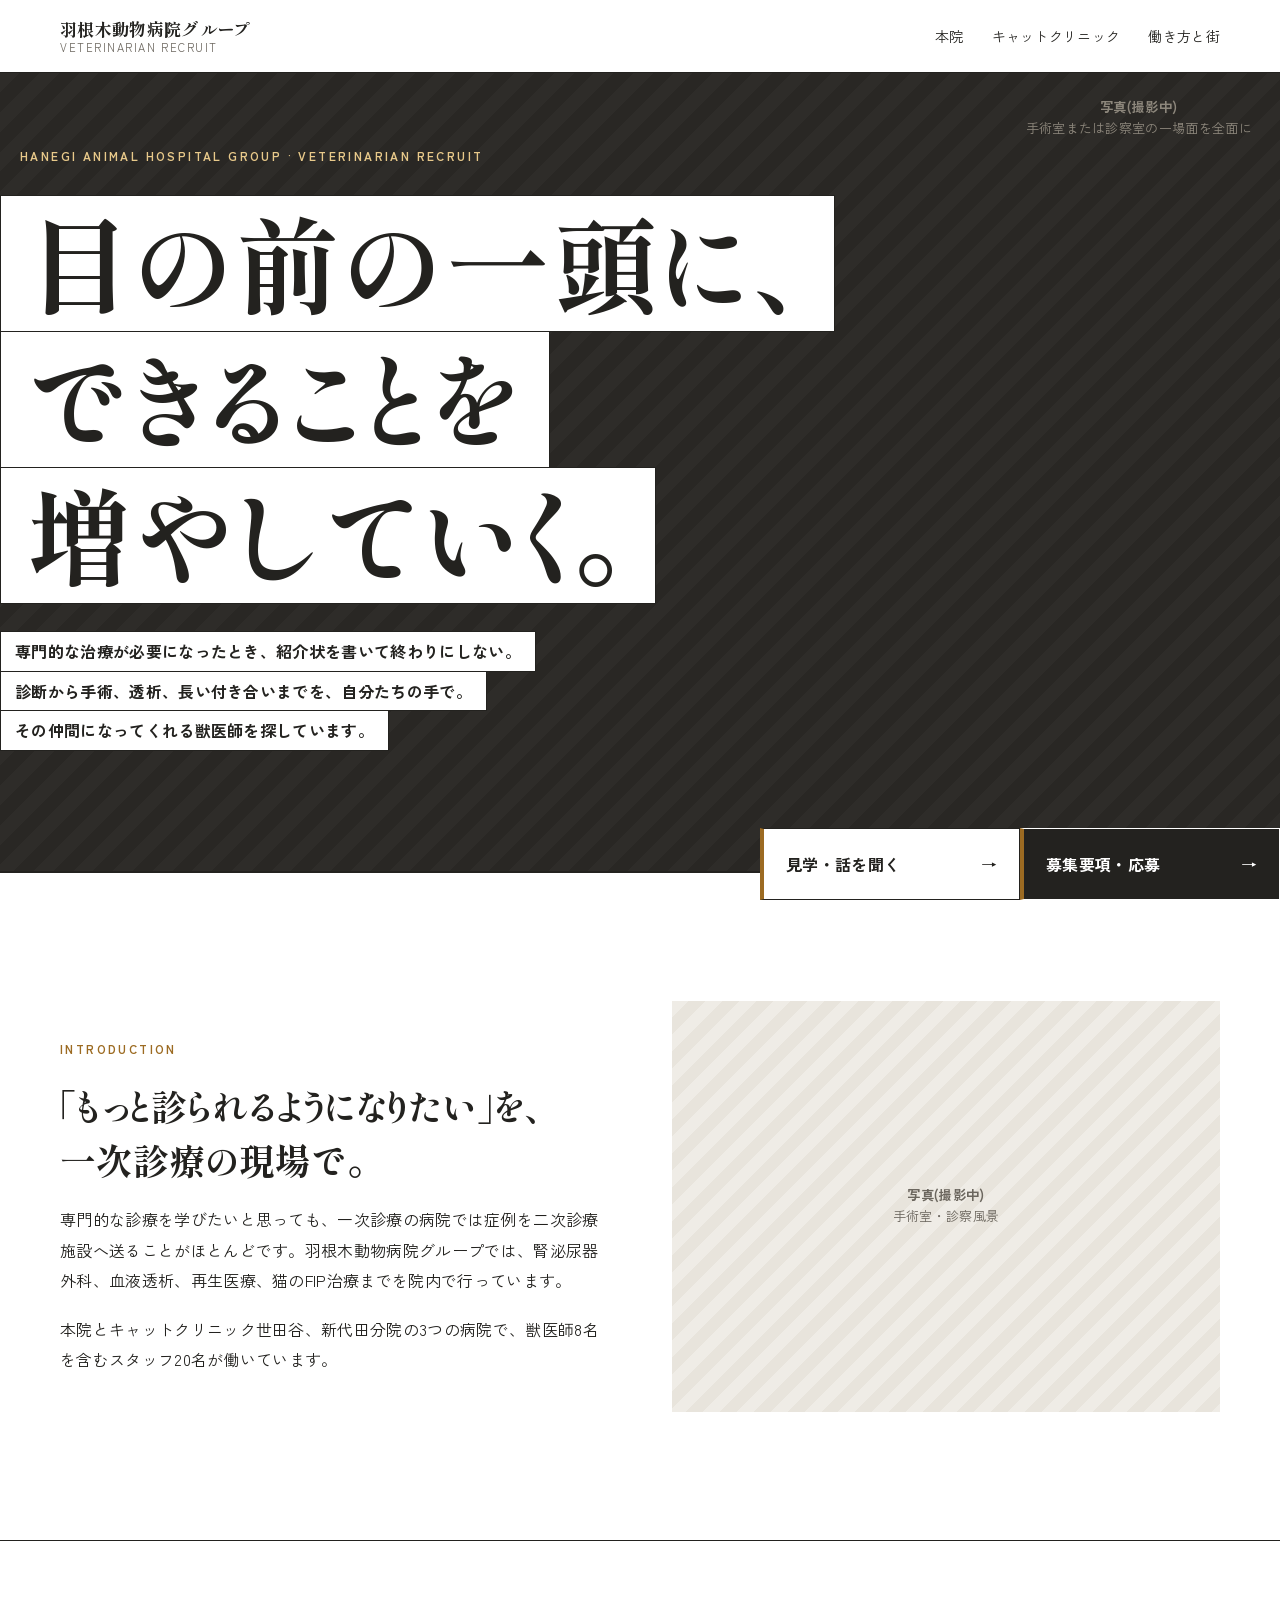
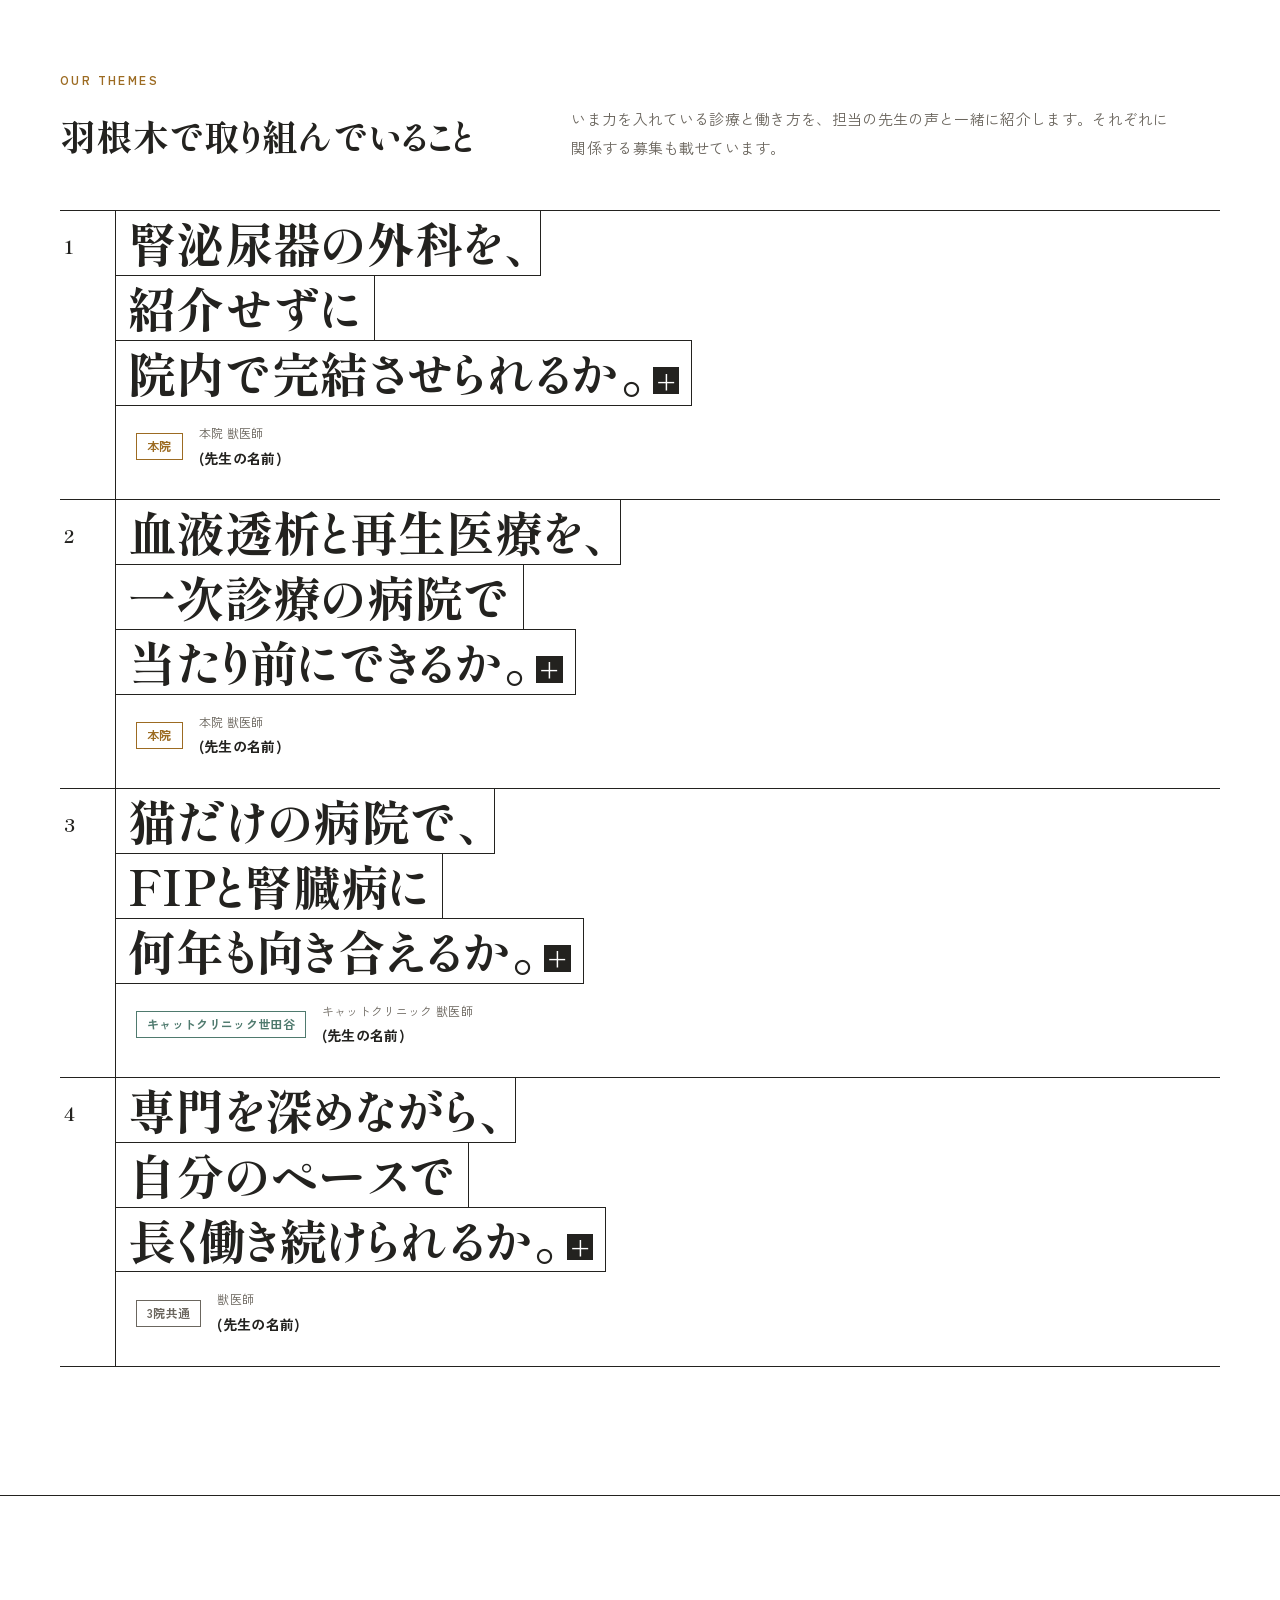
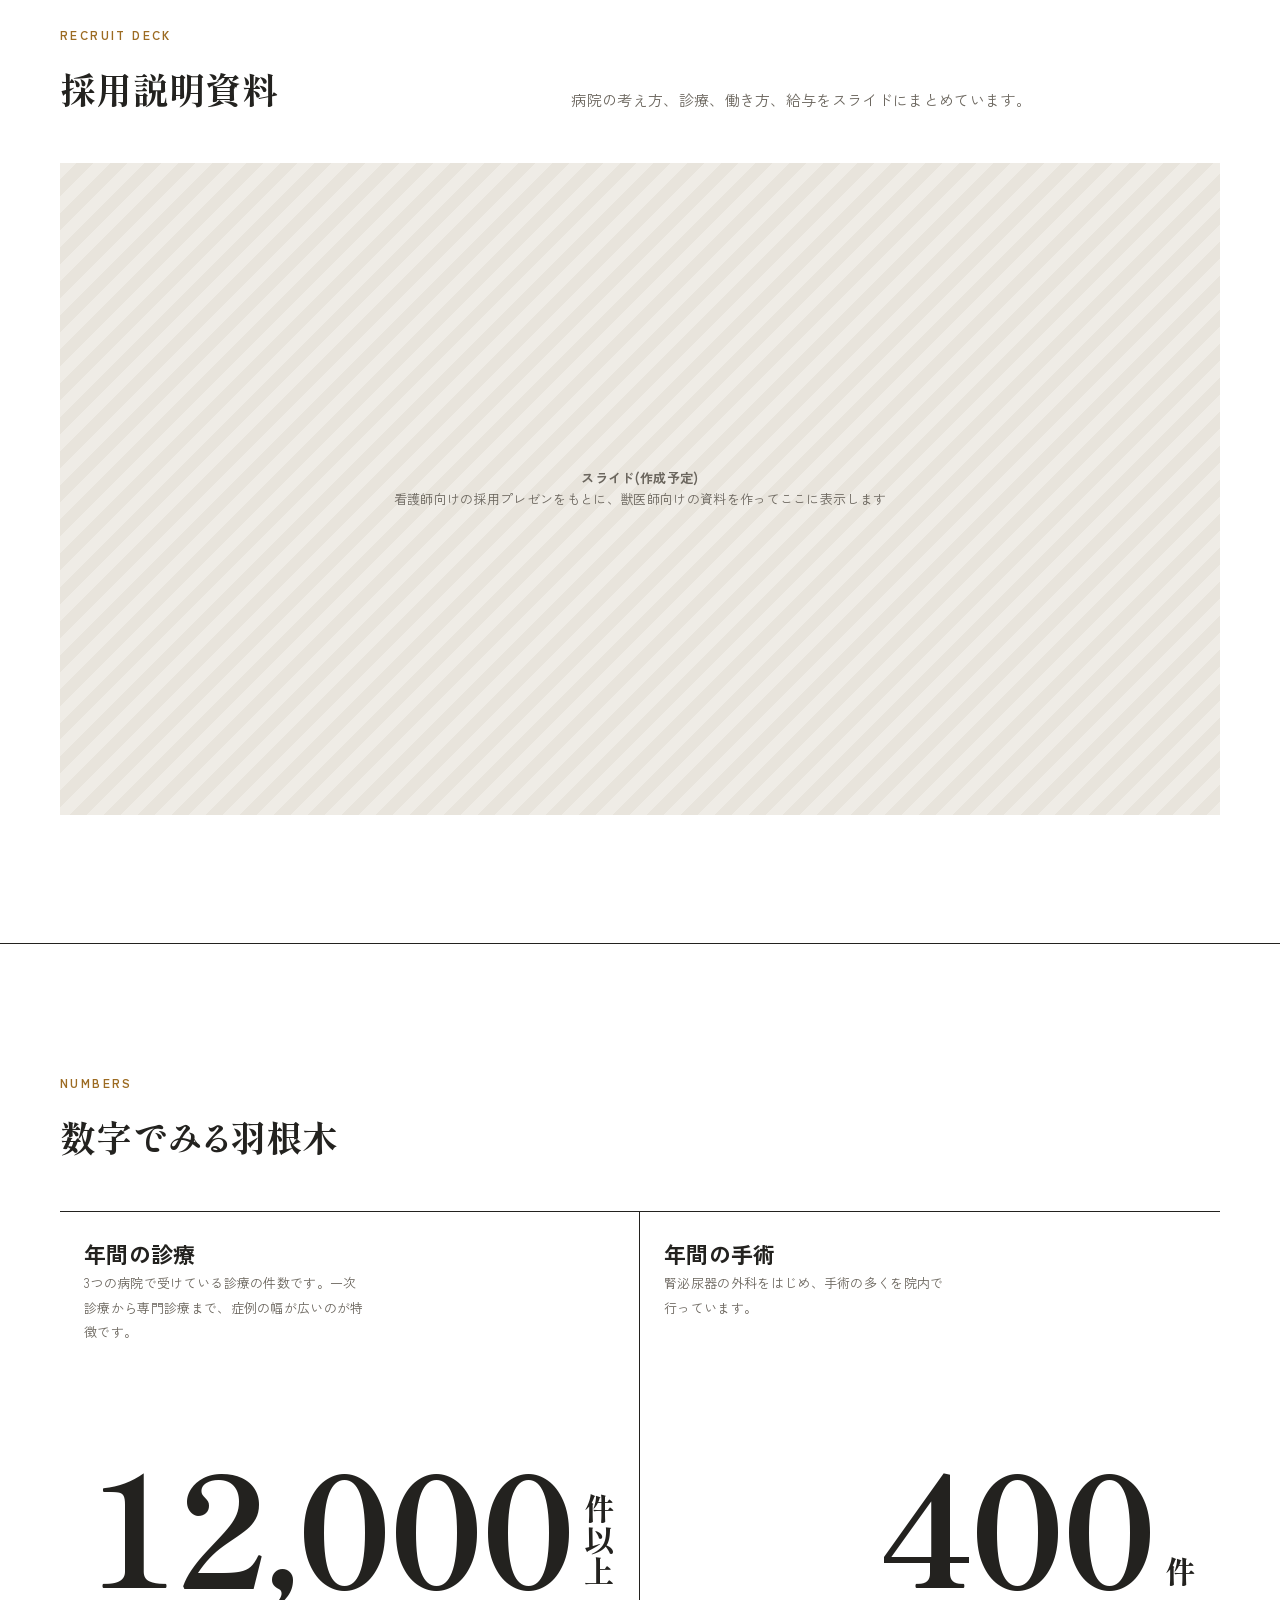
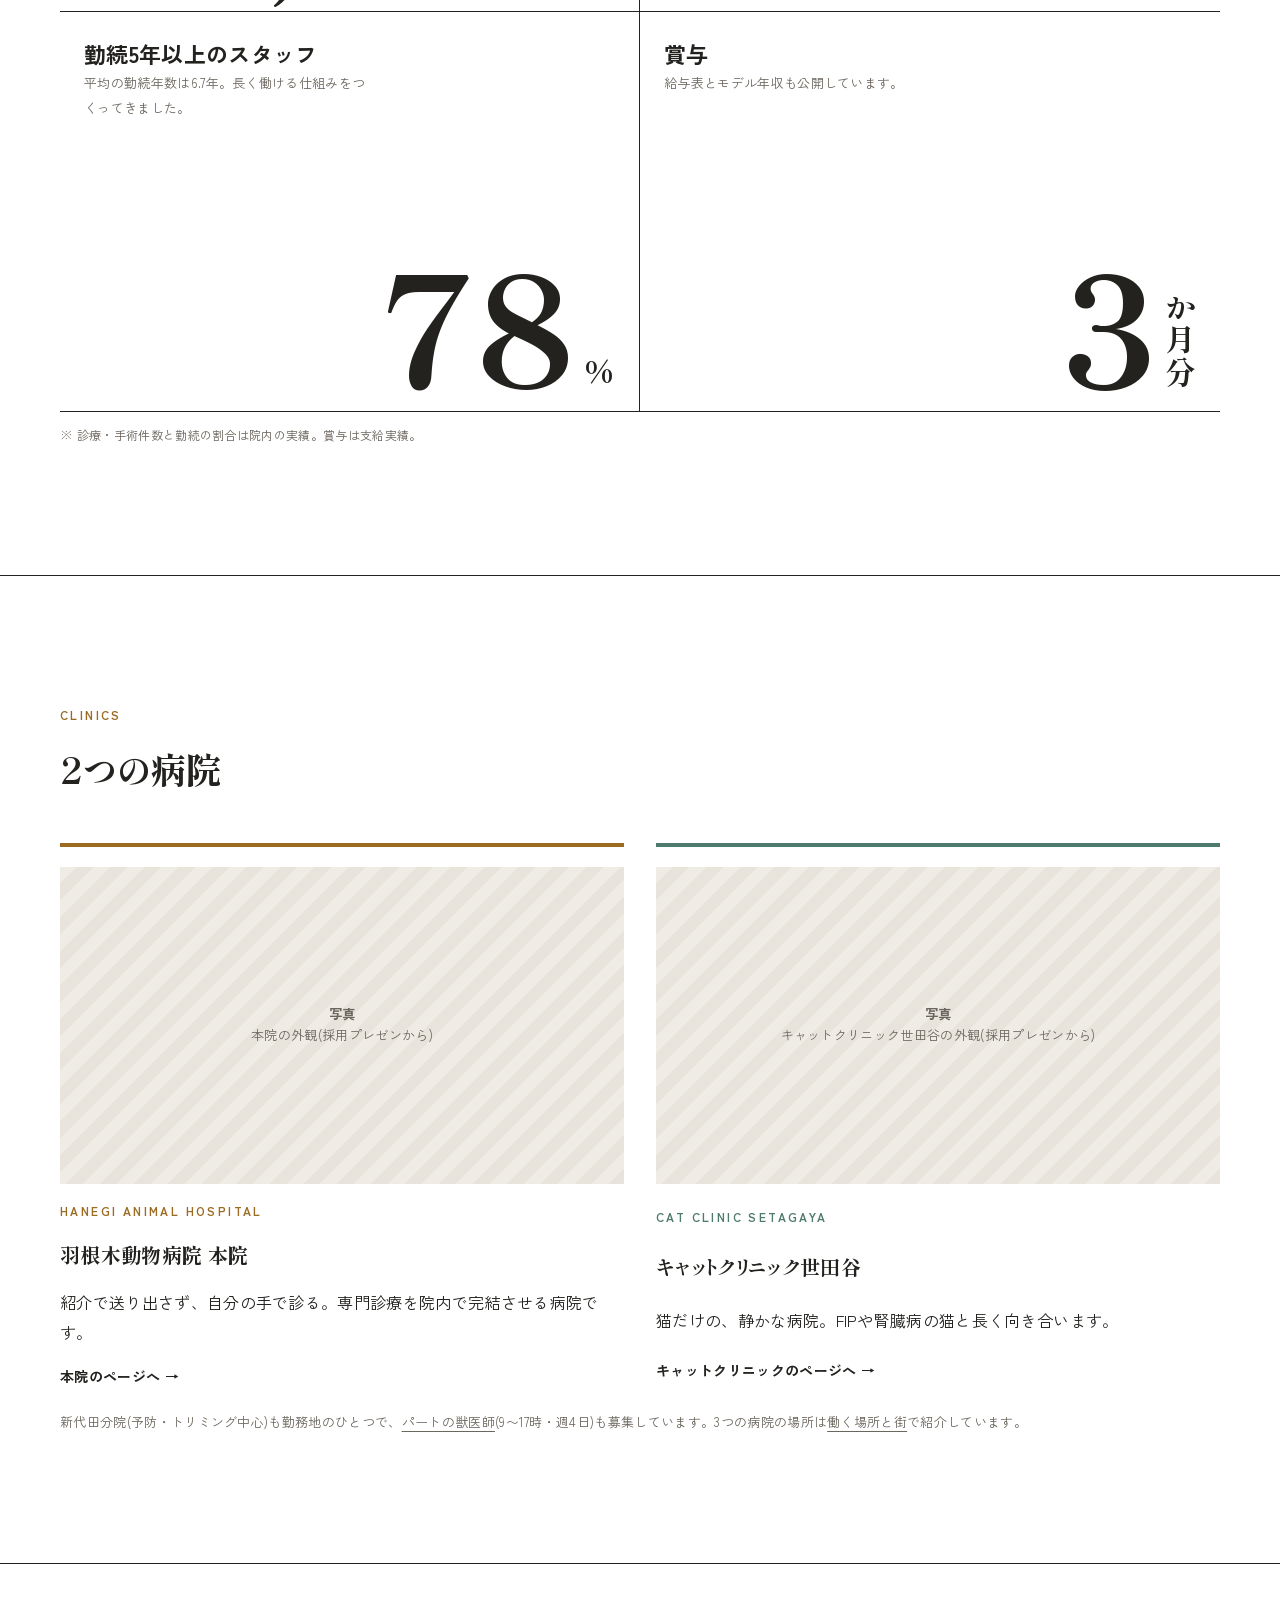
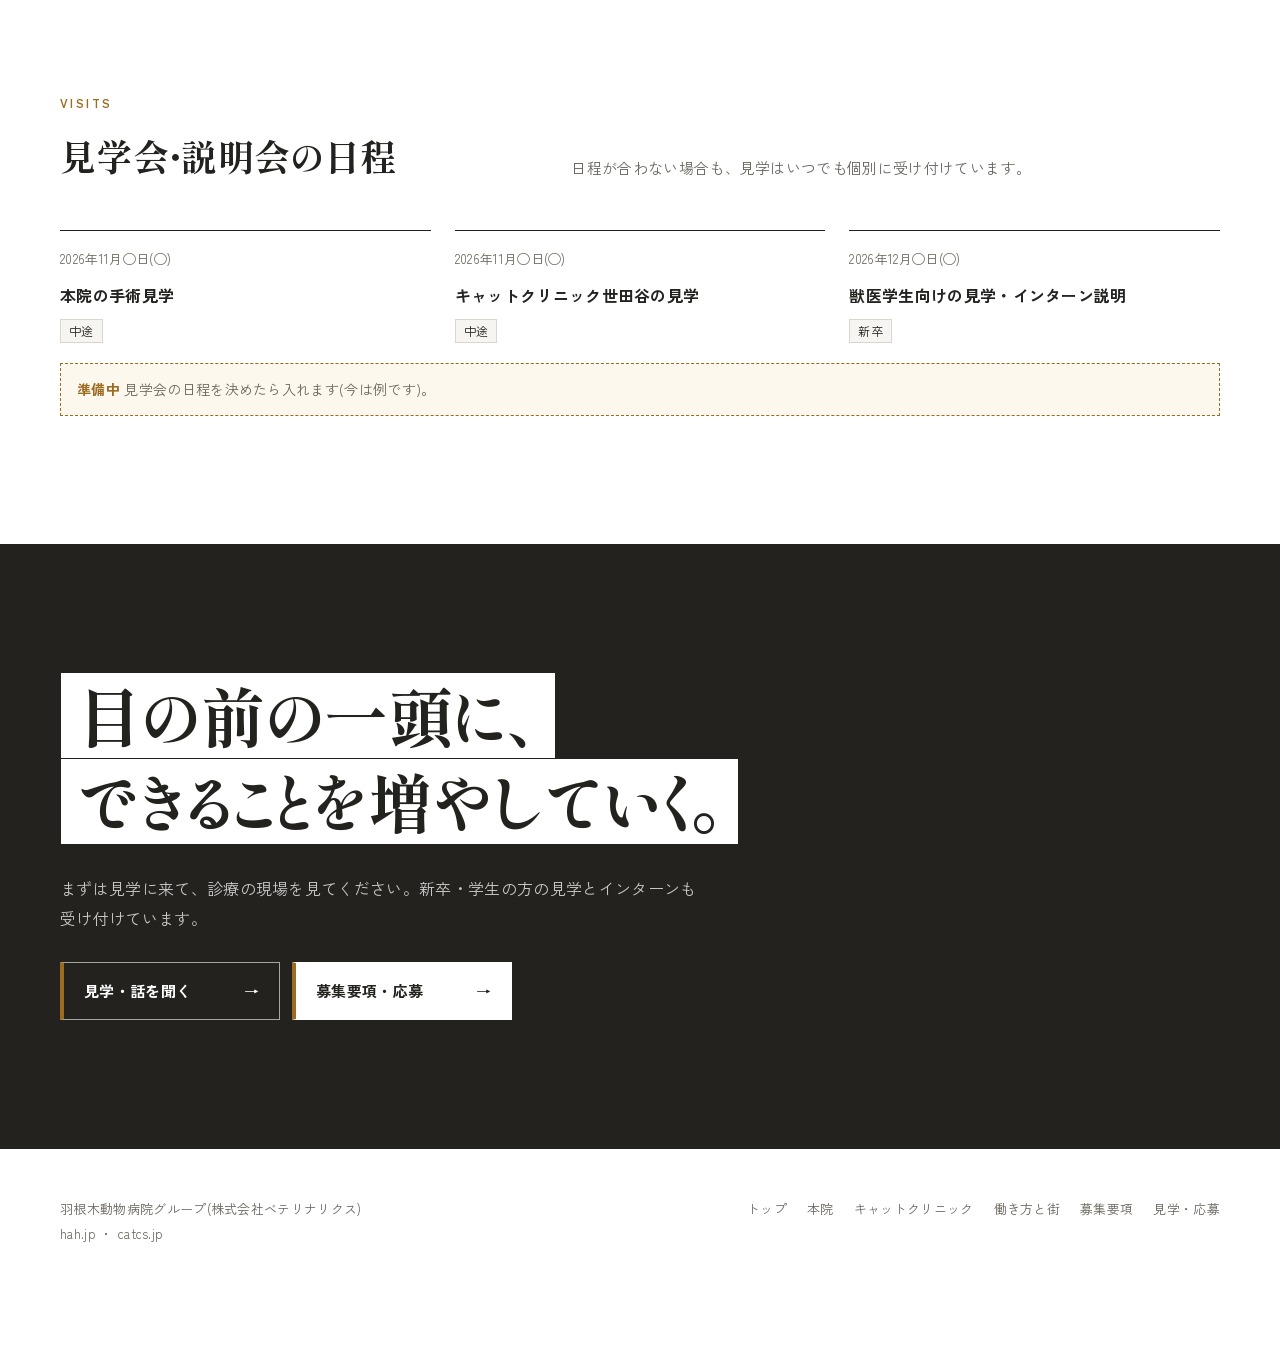
<file: index.html>
<!doctype html>
<html lang="ja">
<head>
<meta charset="utf-8">
<meta name="viewport" content="width=device-width, initial-scale=1">
<!-- 準備中のあいだは検索に出さない。正式公開のときに外す -->
<meta name="robots" content="noindex, nofollow">
<title>獣医師採用 | 羽根木動物病院グループ</title>
<meta name="description" content="羽根木動物病院グループ(世田谷区・下北沢エリア)の獣医師採用サイト。腎泌尿器外科・透析・再生医療の本院と、猫専門のキャットクリニック世田谷で働く獣医師を募集しています。">
<link rel="preconnect" href="https://fonts.googleapis.com">
<link rel="preconnect" href="https://fonts.gstatic.com" crossorigin>
<link rel="stylesheet" href="https://fonts.googleapis.com/css2?family=Shippori+Mincho:wght@500;700&family=Zen+Kaku+Gothic+New:wght@400;700&display=swap">
<link rel="stylesheet" href="assets/style.css">
</head>
<body>

<header class="site-header">
  <div class="wrap">
    <a class="brand" href="index.html"><b>羽根木動物病院グループ</b><span>VETERINARIAN RECRUIT</span></a>
    <button class="nav-toggle" aria-expanded="false" aria-controls="nav">メニュー</button>
    <nav class="nav" id="nav">
      <a href="hanegi.html">本院</a>
      <a href="cat.html">キャットクリニック</a>
      <a href="work.html">働き方と街</a>
      <a class="btn ghost" href="entry.html#form">見学・話を聞く</a>
      <a class="btn" href="jobs.html">募集要項・応募</a>
    </nav>
  </div>
</header>

<main>
  <section class="manifesto">
    <div class="stage">
      <div class="ph"><div><b>写真(撮影中)</b>手術室または診察室の一場面を全面に</div></div>
      <div class="copy">
        <p class="eyebrow">Hanegi Animal Hospital Group · Veterinarian Recruit</p>
        <h1 class="band"><span>目の前の一頭に、</span><span>できることを</span><span>増やしていく。</span></h1>
        <p class="band small"><span>専門的な治療が必要になったとき、紹介状を書いて終わりにしない。</span><span>診断から手術、透析、長い付き合いまでを、自分たちの手で。</span><span>その仲間になってくれる獣医師を探しています。</span></p>
      </div>
    </div>
  </section>

  <section>
    <div class="wrap split">
      <div class="prose">
        <p class="eyebrow">Introduction</p>
        <h2>「もっと診られるようになりたい」を、<br>一次診療の現場で。</h2>
        <p>専門的な診療を学びたいと思っても、一次診療の病院では症例を二次診療施設へ送ることがほとんどです。羽根木動物病院グループでは、腎泌尿器外科、血液透析、再生医療、猫のFIP治療までを院内で行っています。</p>
        <p>本院とキャットクリニック世田谷、新代田分院の3つの病院で、獣医師8名を含むスタッフ20名が働いています。</p>
      </div>
      <div class="ph"><div><b>写真(撮影中)</b>手術室・診察風景</div></div>
    </div>
  </section>

  <section id="themes">
    <div class="wrap">
      <div class="section-head">
        <p class="eyebrow">Our Themes</p>
        <h2>羽根木で取り組んでいること</h2>
        <p class="lead">いま力を入れている診療と働き方を、担当の先生の声と一緒に紹介します。それぞれに関係する募集も載せています。</p>
      </div>
      <ol class="themes">
        <li class="theme">
          <details>
            <summary>
              <h3 class="band"><span>腎泌尿器の外科を、</span><span>紹介せずに</span><span>院内で完結させられるか。<i class="plus" aria-hidden="true">+</i></span></h3>
              <div class="meta"><span class="tag">本院</span><p class="who">本院 獣医師<b>(先生の名前)</b></p></div>
            </summary>
            <div class="body">
              <div class="ph"><div><b>写真(撮影中)</b>尿管の手術</div></div>
              <div class="prose">
              <p>尿管閉塞の初期対応からSUB・尿管切開、腎瘻チューブまでを院内で行っています。年にSUB・尿管切開32件、腎瘻チューブ24件。</p>
              <p class="todo">担当の先生の声を、紹介文フォームの回答から入れます。</p>
              <div class="related"><span>関係する募集</span><a href="jobs.html#hanegi">獣医師(本院・中途)→</a><a href="jobs.html#pay">腎泌尿器・透析の専門経験者 →</a></div>
              </div>
            </div>
          </details>
        </li>
        <li class="theme">
          <details>
            <summary>
              <h3 class="band"><span>血液透析と再生医療を、</span><span>一次診療の病院で</span><span>当たり前にできるか。<i class="plus" aria-hidden="true">+</i></span></h3>
              <div class="meta"><span class="tag">本院</span><p class="who">本院 獣医師<b>(先生の名前)</b></p></div>
            </summary>
            <div class="body">
              <div class="ph"><div><b>写真(撮影中)</b>透析・細胞培養室</div></div>
              <div class="prose">
              <p>院内に細胞培養室を持ち、再生医療を年100件以上。血液透析にも取り組んでいます。</p>
              <p class="todo">担当の先生の声を入れます。</p>
              <div class="related"><span>関係する募集</span><a href="jobs.html#hanegi">獣医師(本院・中途)→</a></div>
              </div>
            </div>
          </details>
        </li>
        <li class="theme">
          <details>
            <summary>
              <h3 class="band"><span>猫だけの病院で、</span><span>FIPと腎臓病に</span><span>何年も向き合えるか。<i class="plus" aria-hidden="true">+</i></span></h3>
              <div class="meta"><span class="tag cat">キャットクリニック世田谷</span><p class="who">キャットクリニック 獣医師<b>(先生の名前)</b></p></div>
            </summary>
            <div class="body">
              <div class="ph"><div><b>写真(撮影中)</b>猫の診察</div></div>
              <div class="prose">
              <p>犬の気配のない、猫だけの病院です。FIPの治療は累計200頭。手術や透析が必要な猫は本院と連携します。</p>
              <p class="todo">担当の先生の声を入れます。</p>
              <div class="related"><span>関係する募集</span><a href="jobs.html#cat">獣医師(キャットクリニック・中途)→</a></div>
              </div>
            </div>
          </details>
        </li>
        <li class="theme">
          <details>
            <summary>
              <h3 class="band"><span>専門を深めながら、</span><span>自分のペースで</span><span>長く働き続けられるか。<i class="plus" aria-hidden="true">+</i></span></h3>
              <div class="meta"><span class="tag all">3院共通</span><p class="who">獣医師<b>(先生の名前)</b></p></div>
            </summary>
            <div class="body">
              <div class="ph"><div><b>写真(撮影中)</b>スタッフ</div></div>
              <div class="prose">
              <p>週4日の正社員勤務、副業OK、曜日固定の休み。産休・育休の取得実績もあり、復帰後の働き方も相談できます。給与表とモデル年収も公開しています。スタッフの78%が5年以上勤めています。</p>
              <p class="todo">週4日で働く先生の声を入れます。</p>
              <div class="related"><span>関係するページ</span><a href="work.html">働き方と街 →</a><a href="jobs.html#pay">給与の目安 →</a></div>
              </div>
            </div>
          </details>
        </li>
      </ol>
    </div>
  </section>

  <section>
    <div class="wrap">
      <div class="section-head">
        <p class="eyebrow">Recruit Deck</p>
        <h2>採用説明資料</h2>
        <p class="lead">病院の考え方、診療、働き方、給与をスライドにまとめています。</p>
      </div>
      <div class="ph wide"><div><b>スライド(作成予定)</b>看護師向けの採用プレゼンをもとに、獣医師向けの資料を作ってここに表示します</div></div>
    </div>
  </section>

  <section>
    <div class="wrap">
      <div class="section-head">
        <p class="eyebrow">Numbers</p>
        <h2>数字でみる羽根木</h2>
      </div>
      <div class="numbers">
        <div class="number"><div><h3>年間の診療</h3><p class="why">3つの病院で受けている診療の件数です。一次診療から専門診療まで、症例の幅が広いのが特徴です。</p></div><p class="figure"><b>12,000</b><small>件以上</small></p></div>
        <div class="number"><div><h3>年間の手術</h3><p class="why">腎泌尿器の外科をはじめ、手術の多くを院内で行っています。</p></div><p class="figure"><b>400</b><small>件</small></p></div>
        <div class="number"><div><h3>勤続5年以上のスタッフ</h3><p class="why">平均の勤続年数は6.7年。長く働ける仕組みをつくってきました。</p></div><p class="figure"><b>78</b><small>%</small></p></div>
        <div class="number"><div><h3>賞与</h3><p class="why">給与表とモデル年収も公開しています。</p></div><p class="figure"><b>3</b><small>か月分</small></p></div>
      </div>
      <p class="source">※ 診療・手術件数と勤続の割合は院内の実績。賞与は支給実績。</p>
    </div>
  </section>

  <section>
    <div class="wrap">
      <div class="section-head">
        <p class="eyebrow">Clinics</p>
        <h2>2つの病院</h2>
      </div>
      <div class="grid-2">
        <a class="clinic-door" href="hanegi.html">
          <div class="ph wide"><div><b>写真</b>本院の外観(採用プレゼンから)</div></div>
          <p class="eyebrow">Hanegi Animal Hospital</p>
          <h3>羽根木動物病院 本院</h3>
          <p>紹介で送り出さず、自分の手で診る。専門診療を院内で完結させる病院です。</p>
          <span class="more">本院のページへ →</span>
        </a>
        <a class="clinic-door cat" href="cat.html">
          <div class="ph wide"><div><b>写真</b>キャットクリニック世田谷の外観(採用プレゼンから)</div></div>
          <p class="eyebrow cat">Cat Clinic Setagaya</p>
          <h3>キャットクリニック世田谷</h3>
          <p>猫だけの、静かな病院。FIPや腎臓病の猫と長く向き合います。</p>
          <span class="more">キャットクリニックのページへ →</span>
        </a>
      </div>
      <p class="note" style="margin-top:20px">新代田分院(予防・トリミング中心)も勤務地のひとつで、<a href="jobs.html#part">パートの獣医師</a>(9〜17時・週4日)も募集しています。3つの病院の場所は<a href="work.html#town">働く場所と街</a>で紹介しています。</p>
    </div>
  </section>

  <section>
    <div class="wrap">
      <div class="section-head">
        <p class="eyebrow">Visits</p>
        <h2>見学会・説明会の日程</h2>
        <p class="lead">日程が合わない場合も、見学はいつでも個別に受け付けています。</p>
      </div>
      <ul class="events">
        <li><time>2026年11月◯日(◯)</time><span class="where">本院の手術見学</span><span class="tags"><span class="pill">中途</span></span></li>
        <li><time>2026年11月◯日(◯)</time><span class="where">キャットクリニック世田谷の見学</span><span class="tags"><span class="pill">中途</span></span></li>
        <li><time>2026年12月◯日(◯)</time><span class="where">獣医学生向けの見学・インターン説明</span><span class="tags"><span class="pill">新卒</span></span></li>
      </ul>
      <p class="todo" style="margin-top:20px">見学会の日程を決めたら入れます(今は例です)。</p>
    </div>
  </section>

  <section class="cta">
    <div class="wrap">
      <h2 class="band" style="font-size:clamp(30px,5.6vw,64px);line-height:1.25"><span>目の前の一頭に、</span><span>できることを増やしていく。</span></h2>
      <p class="lead">まずは見学に来て、診療の現場を見てください。新卒・学生の方の見学とインターンも受け付けています。</p>
      <div class="btn-row">
        <a class="btn ghost" href="entry.html#form">見学・話を聞く</a>
        <a class="btn" href="jobs.html">募集要項・応募</a>
      </div>
    </div>
  </section>
</main>

<div class="cta-bar"><a class="btn ghost" href="entry.html#form">見学・話を聞く</a><a class="btn" href="jobs.html">募集要項・応募</a></div>

<footer class="site-footer">
  <div class="wrap">
    <div>羽根木動物病院グループ(株式会社ベテリナリクス)<br><a href="https://hah.jp">hah.jp</a> ・ <a href="https://catcs.jp">catcs.jp</a></div>
    <nav>
      <a href="index.html">トップ</a><a href="hanegi.html">本院</a><a href="cat.html">キャットクリニック</a>
      <a href="work.html">働き方と街</a><a href="jobs.html">募集要項</a><a href="entry.html">見学・応募</a>
    </nav>
  </div>
</footer>
<script src="assets/site.js"></script>
</body>
</html>
</file>
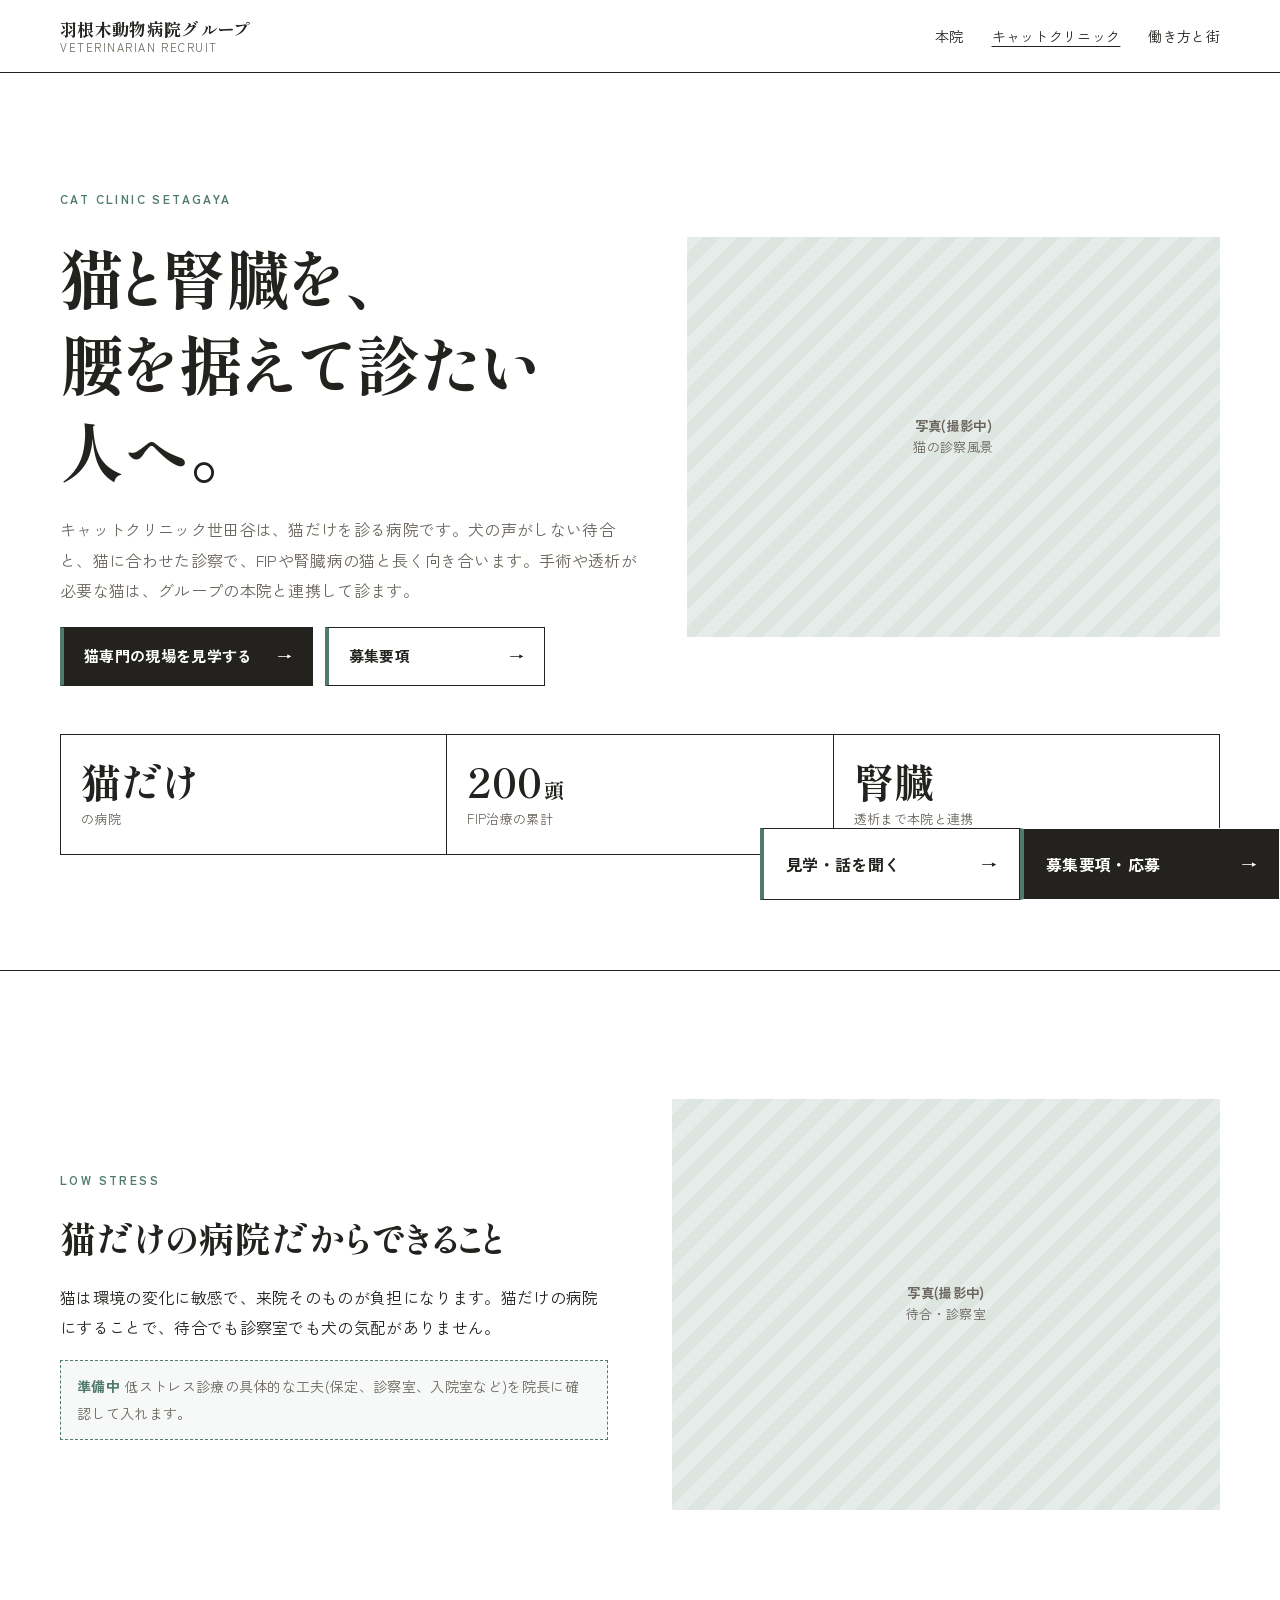
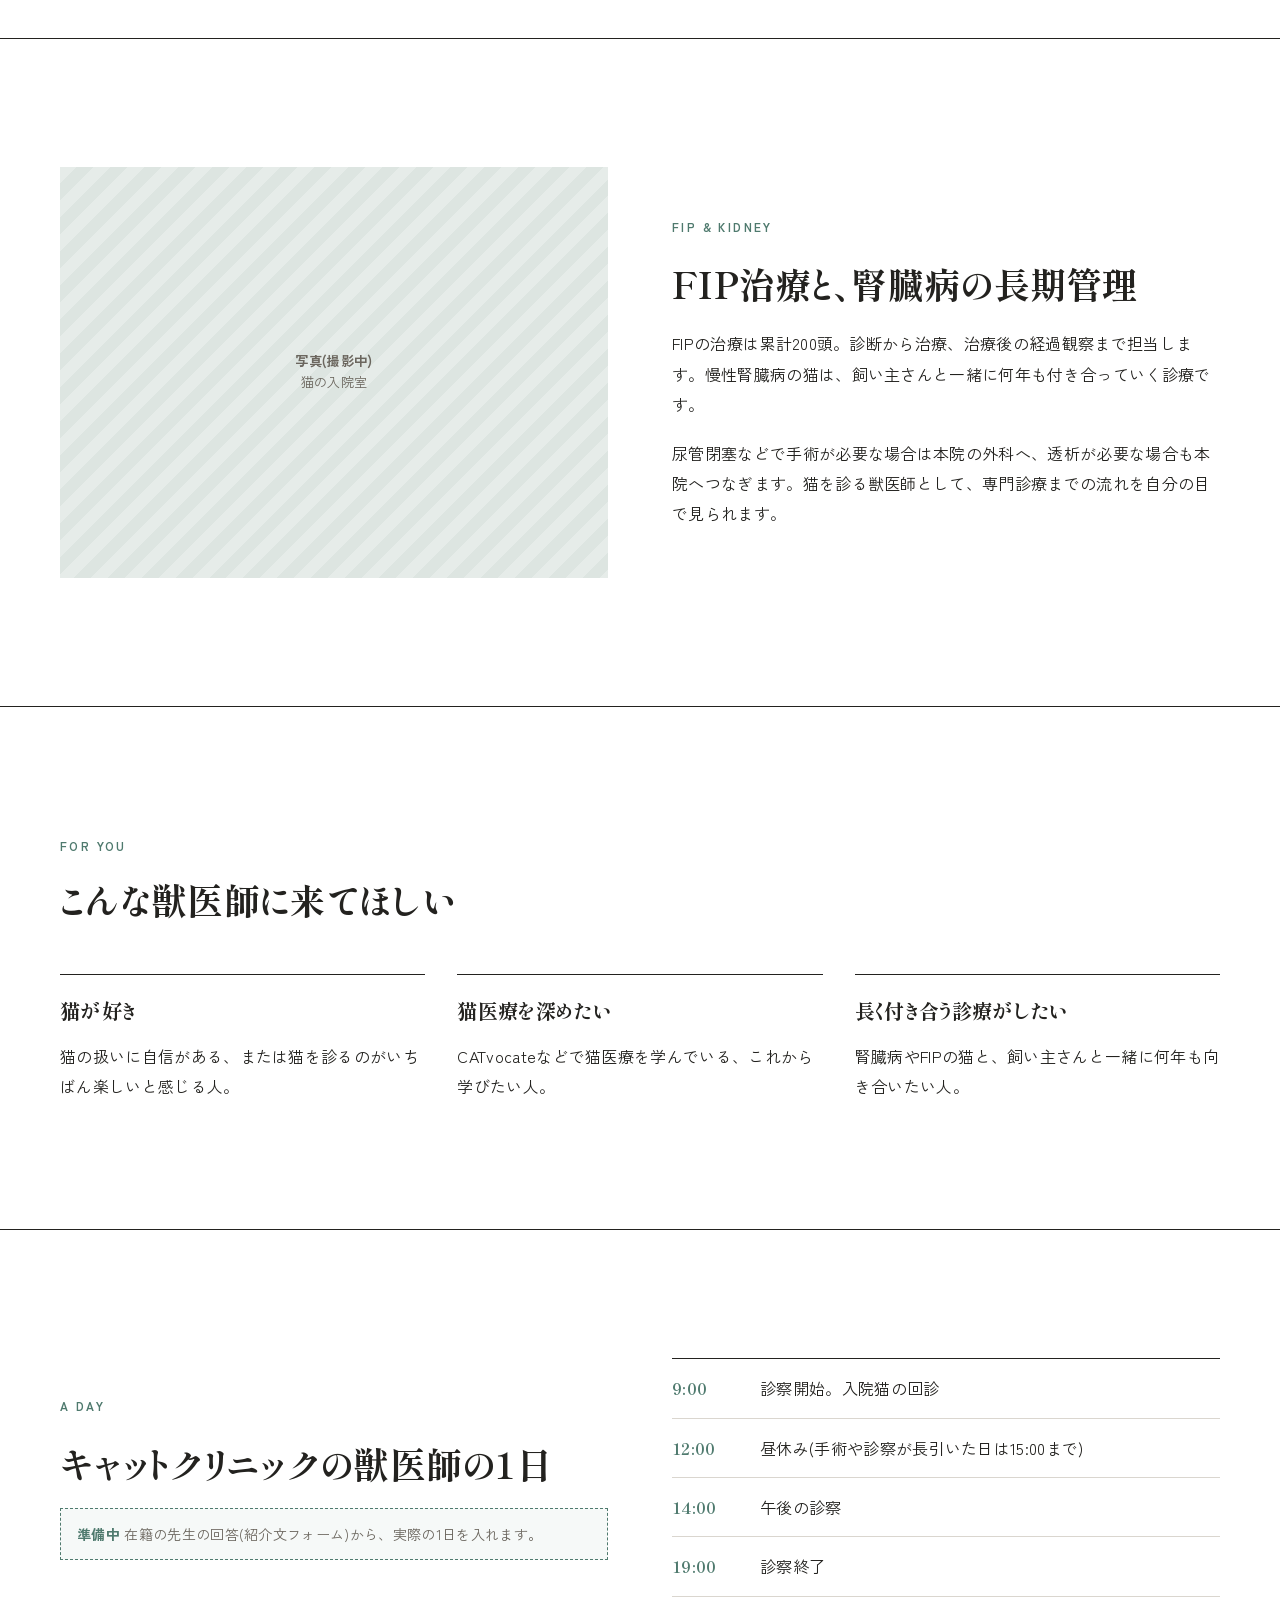
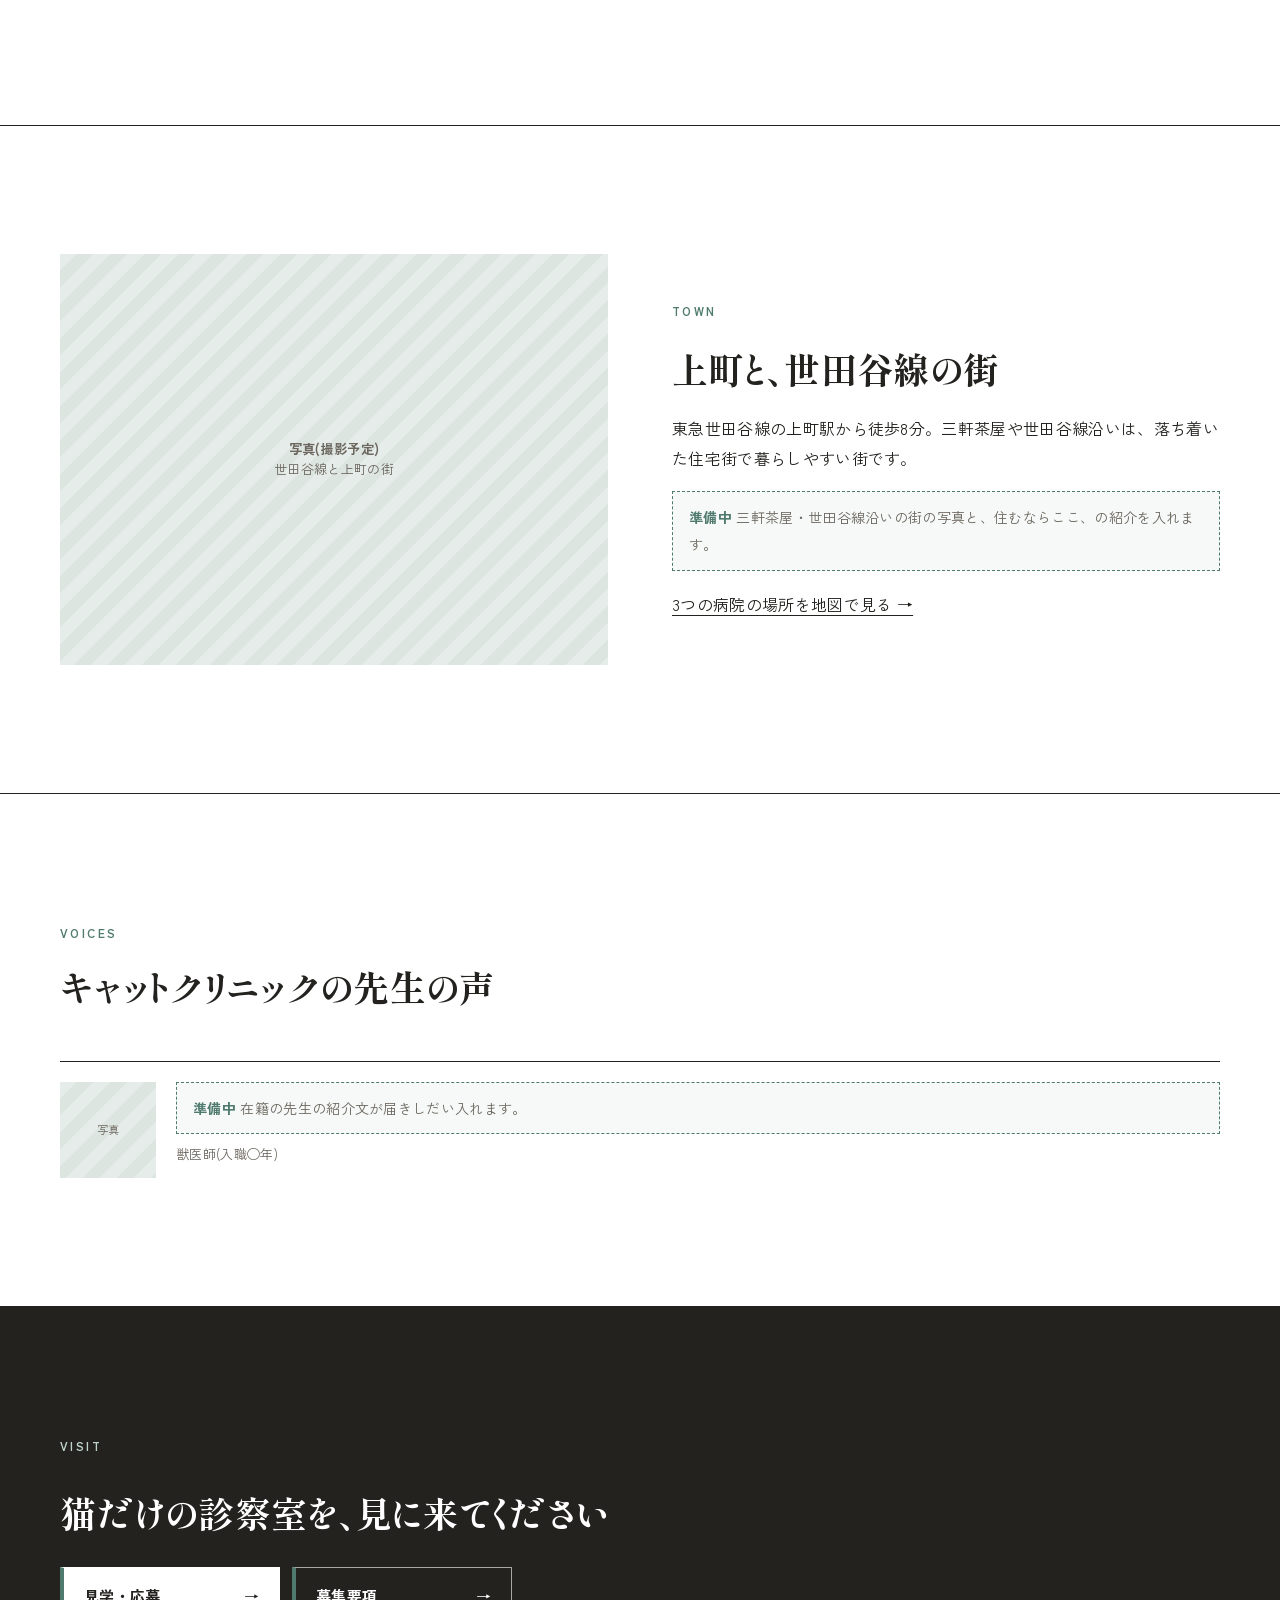
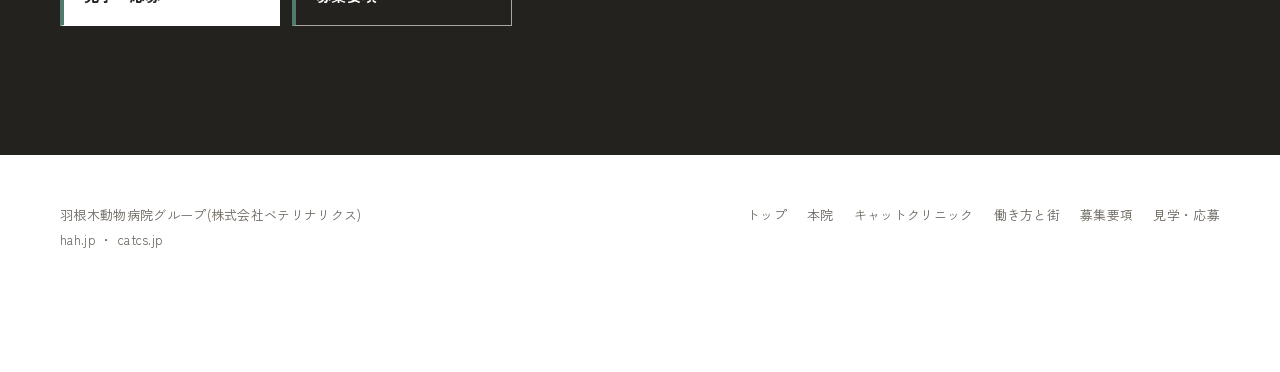
<file: cat.html>
<!doctype html>
<html lang="ja">
<head>
<meta charset="utf-8">
<meta name="viewport" content="width=device-width, initial-scale=1">
<!-- 準備中のあいだは検索に出さない。正式公開のときに外す -->
<meta name="robots" content="noindex, nofollow">
<title>キャットクリニック世田谷で働く | 羽根木動物病院グループ 獣医師採用</title>
<meta name="description" content="猫専門のキャットクリニック世田谷(世田谷区世田谷・上町)の獣医師採用。低ストレスの猫診療、FIP治療、腎臓病の長期管理に取り組めます。">
<link rel="preconnect" href="https://fonts.googleapis.com">
<link rel="preconnect" href="https://fonts.gstatic.com" crossorigin>
<link rel="stylesheet" href="https://fonts.googleapis.com/css2?family=Shippori+Mincho:wght@500;700&family=Zen+Kaku+Gothic+New:wght@400;700&display=swap">
<link rel="stylesheet" href="assets/style.css">
</head>
<body class="theme-cat">

<header class="site-header">
  <div class="wrap">
    <a class="brand" href="index.html"><b>羽根木動物病院グループ</b><span>VETERINARIAN RECRUIT</span></a>
    <button class="nav-toggle" aria-expanded="false" aria-controls="nav">メニュー</button>
    <nav class="nav" id="nav">
      <a href="hanegi.html">本院</a>
      <a href="cat.html" aria-current="page">キャットクリニック</a>
      <a href="work.html">働き方と街</a>
      <a class="btn ghost" href="entry.html#form">見学・話を聞く</a>
      <a class="btn" href="jobs.html">募集要項・応募</a>
    </nav>
  </div>
</header>

<main>
  <section class="hero">
    <div class="wrap">
      <div class="hero-copy">
        <p class="eyebrow">Cat Clinic Setagaya</p>
        <h1>猫と腎臓を、<br>腰を据えて診たい人へ。</h1>
        <p class="lead">キャットクリニック世田谷は、猫だけを診る病院です。犬の声がしない待合と、猫に合わせた診察で、FIPや腎臓病の猫と長く向き合います。手術や透析が必要な猫は、グループの本院と連携して診ます。</p>
        <div class="btn-row">
          <a class="btn accent" href="entry.html">猫専門の現場を見学する</a>
          <a class="btn ghost" href="jobs.html#cat">募集要項</a>
        </div>
      </div>
      <div class="ph"><div><b>写真(撮影中)</b>猫の診察風景</div></div>
    </div>
    <div class="wrap" style="margin-top:48px;display:block">
      <div class="stats">
        <div class="stat"><b>猫だけ</b><span>の病院</span></div>
        <div class="stat"><b>200<small>頭</small></b><span>FIP治療の累計</span></div>
        <div class="stat"><b>腎臓</b><span>透析まで本院と連携</span></div>
      </div>
    </div>
  </section>

  <section>
    <div class="wrap split">
      <div class="prose">
        <p class="eyebrow">Low Stress</p>
        <h2>猫だけの病院だからできること</h2>
        <p>猫は環境の変化に敏感で、来院そのものが負担になります。猫だけの病院にすることで、待合でも診察室でも犬の気配がありません。</p>
        <p class="todo">低ストレス診療の具体的な工夫(保定、診察室、入院室など)を院長に確認して入れます。</p>
      </div>
      <div class="ph"><div><b>写真(撮影中)</b>待合・診察室</div></div>
    </div>
  </section>

  <section>
    <div class="wrap split rev">
      <div class="prose">
        <p class="eyebrow">FIP &amp; Kidney</p>
        <h2>FIP治療と、腎臓病の長期管理</h2>
        <p>FIPの治療は累計200頭。診断から治療、治療後の経過観察まで担当します。慢性腎臓病の猫は、飼い主さんと一緒に何年も付き合っていく診療です。</p>
        <p>尿管閉塞などで手術が必要な場合は本院の外科へ、透析が必要な場合も本院へつなぎます。猫を診る獣医師として、専門診療までの流れを自分の目で見られます。</p>
      </div>
      <div class="ph"><div><b>写真(撮影中)</b>猫の入院室</div></div>
    </div>
  </section>

  <section>
    <div class="wrap">
      <div class="section-head">
        <p class="eyebrow">For You</p>
        <h2>こんな獣医師に来てほしい</h2>
      </div>
      <div class="grid-3">
        <div class="card"><h3>猫が好き</h3><p>猫の扱いに自信がある、または猫を診るのがいちばん楽しいと感じる人。</p></div>
        <div class="card"><h3>猫医療を深めたい</h3><p>CATvocateなどで猫医療を学んでいる、これから学びたい人。</p></div>
        <div class="card"><h3>長く付き合う診療がしたい</h3><p>腎臓病やFIPの猫と、飼い主さんと一緒に何年も向き合いたい人。</p></div>
      </div>
    </div>
  </section>

  <section>
    <div class="wrap split">
      <div class="prose">
        <p class="eyebrow">A Day</p>
        <h2>キャットクリニックの獣医師の1日</h2>
        <p class="todo">在籍の先生の回答(紹介文フォーム)から、実際の1日を入れます。</p>
      </div>
      <ol class="timeline">
        <li><time>9:00</time><span>診察開始。入院猫の回診</span></li>
        <li><time>12:00</time><span>昼休み(手術や診察が長引いた日は15:00まで)</span></li>
        <li><time>14:00</time><span>午後の診察</span></li>
        <li><time>19:00</time><span>診察終了</span></li>
      </ol>
    </div>
  </section>

  <section>
    <div class="wrap split rev">
      <div class="prose">
        <p class="eyebrow">Town</p>
        <h2>上町と、世田谷線の街</h2>
        <p>東急世田谷線の上町駅から徒歩8分。三軒茶屋や世田谷線沿いは、落ち着いた住宅街で暮らしやすい街です。</p>
        <p class="todo">三軒茶屋・世田谷線沿いの街の写真と、住むならここ、の紹介を入れます。</p>
        <a href="work.html#town">3つの病院の場所を地図で見る →</a>
      </div>
      <div class="ph"><div><b>写真(撮影予定)</b>世田谷線と上町の街</div></div>
    </div>
  </section>

  <section>
    <div class="wrap">
      <div class="section-head">
        <p class="eyebrow">Voices</p>
        <h2>キャットクリニックの先生の声</h2>
      </div>
      <div class="voice"><div class="ph"><div>写真</div></div><blockquote><p class="todo">在籍の先生の紹介文が届きしだい入れます。</p><cite>獣医師(入職◯年)</cite></blockquote></div>
    </div>
  </section>

  <section class="cta">
    <div class="wrap">
      <p class="eyebrow" style="color:var(--accent-soft)">Visit</p>
      <h2>猫だけの診察室を、見に来てください</h2>
      <div class="btn-row">
        <a class="btn" href="entry.html">見学・応募</a>
        <a class="btn ghost" href="jobs.html#cat">募集要項</a>
      </div>
    </div>
  </section>
</main>

<div class="cta-bar"><a class="btn ghost" href="entry.html#form">見学・話を聞く</a><a class="btn" href="jobs.html">募集要項・応募</a></div>

<footer class="site-footer">
  <div class="wrap">
    <div>羽根木動物病院グループ(株式会社ベテリナリクス)<br><a href="https://hah.jp">hah.jp</a> ・ <a href="https://catcs.jp">catcs.jp</a></div>
    <nav>
      <a href="index.html">トップ</a><a href="hanegi.html">本院</a><a href="cat.html">キャットクリニック</a>
      <a href="work.html">働き方と街</a><a href="jobs.html">募集要項</a><a href="entry.html">見学・応募</a>
    </nav>
  </div>
</footer>
<script src="assets/site.js"></script>
</body>
</html>
</file>
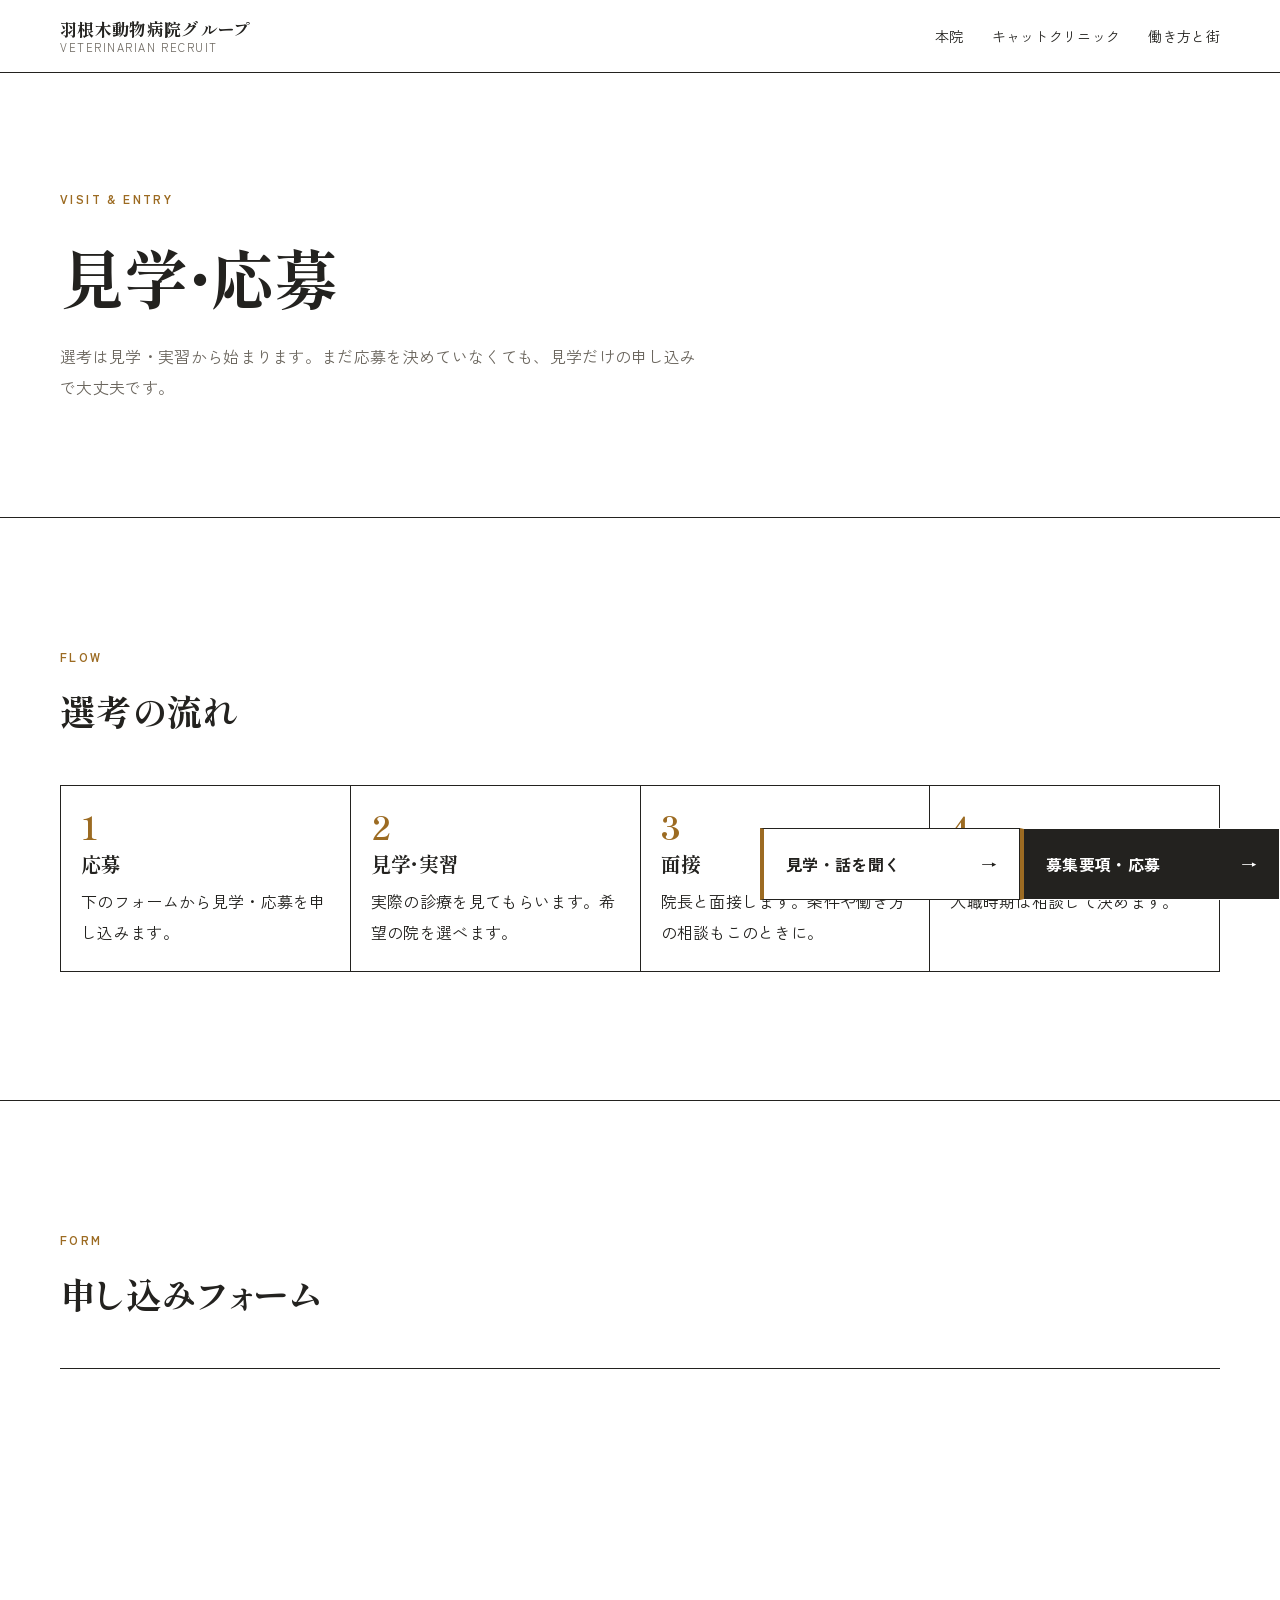
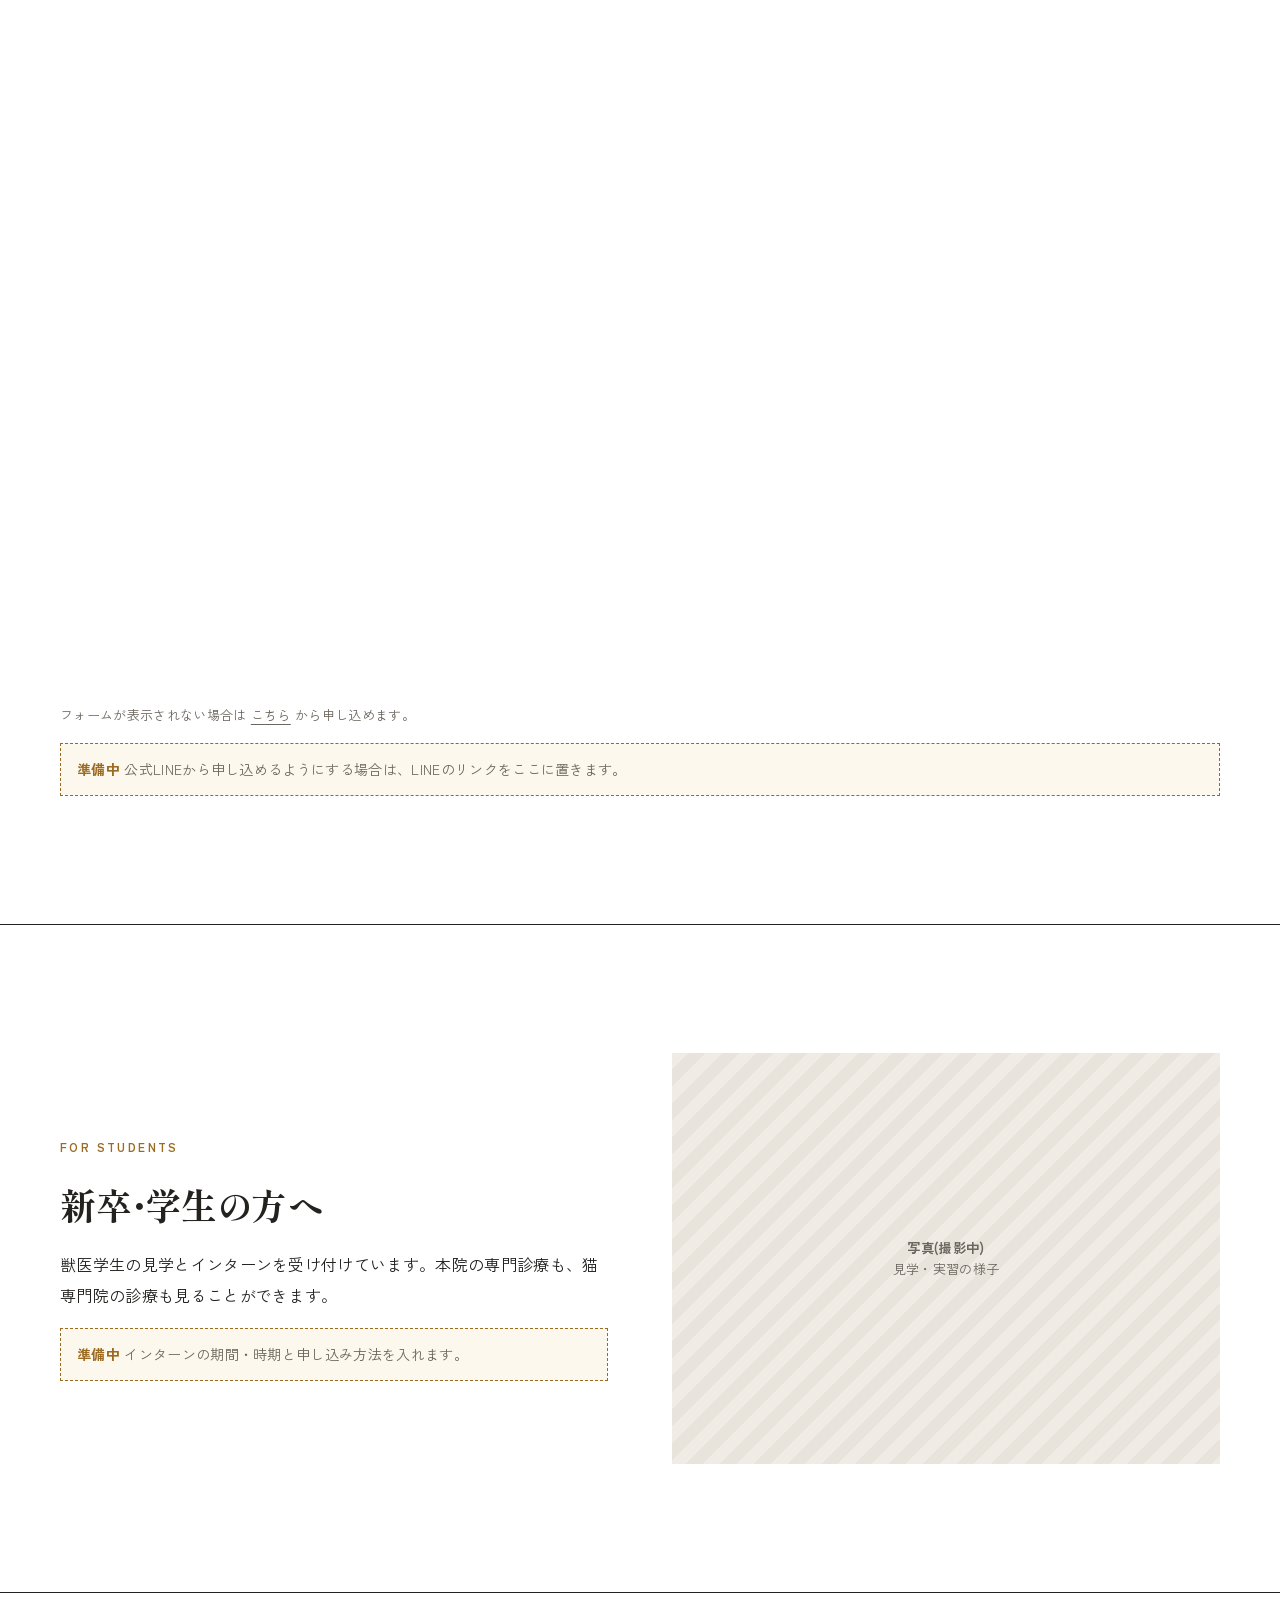
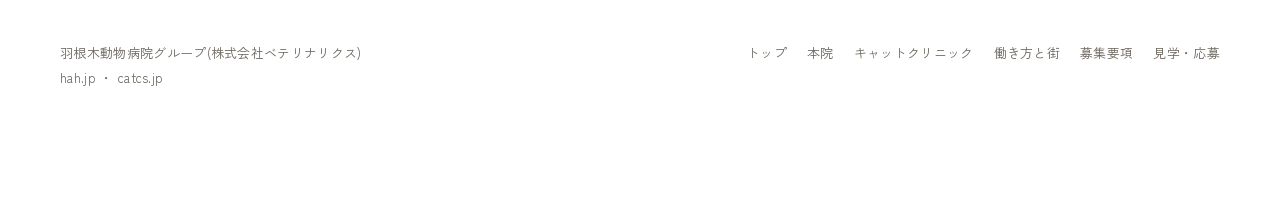
<file: entry.html>
<!doctype html>
<html lang="ja">
<head>
<meta charset="utf-8">
<meta name="viewport" content="width=device-width, initial-scale=1">
<!-- 準備中のあいだは検索に出さない。正式公開のときに外す -->
<meta name="robots" content="noindex, nofollow">
<title>見学・応募 | 羽根木動物病院グループ 獣医師採用</title>
<meta name="description" content="羽根木動物病院グループの獣医師の見学・応募の受付。選考は見学・実習から始まります。新卒・学生の見学とインターンも受け付けています。">
<link rel="preconnect" href="https://fonts.googleapis.com">
<link rel="preconnect" href="https://fonts.gstatic.com" crossorigin>
<link rel="stylesheet" href="https://fonts.googleapis.com/css2?family=Shippori+Mincho:wght@500;700&family=Zen+Kaku+Gothic+New:wght@400;700&display=swap">
<link rel="stylesheet" href="assets/style.css">
</head>
<body>

<header class="site-header">
  <div class="wrap">
    <a class="brand" href="index.html"><b>羽根木動物病院グループ</b><span>VETERINARIAN RECRUIT</span></a>
    <button class="nav-toggle" aria-expanded="false" aria-controls="nav">メニュー</button>
    <nav class="nav" id="nav">
      <a href="hanegi.html">本院</a>
      <a href="cat.html">キャットクリニック</a>
      <a href="work.html">働き方と街</a>
      <a class="btn ghost" href="entry.html#form">見学・話を聞く</a>
      <a class="btn" href="jobs.html">募集要項・応募</a>
    </nav>
  </div>
</header>

<main>
  <section class="hero">
    <div class="wrap" style="grid-template-columns:1fr">
      <div class="hero-copy">
        <p class="eyebrow">Visit &amp; Entry</p>
        <h1>見学・応募</h1>
        <p class="lead">選考は見学・実習から始まります。まだ応募を決めていなくても、見学だけの申し込みで大丈夫です。</p>
      </div>
    </div>
  </section>

  <section>
    <div class="wrap">
      <div class="section-head">
        <p class="eyebrow">Flow</p>
        <h2>選考の流れ</h2>
      </div>
      <ol class="steps">
        <li><h3>応募</h3><p>下のフォームから見学・応募を申し込みます。</p></li>
        <li><h3>見学・実習</h3><p>実際の診療を見てもらいます。希望の院を選べます。</p></li>
        <li><h3>面接</h3><p>院長と面接します。条件や働き方の相談もこのときに。</p></li>
        <li><h3>内定</h3><p>入職時期は相談して決めます。</p></li>
      </ol>
    </div>
  </section>

  <section id="form">
    <div class="wrap">
      <div class="section-head">
        <p class="eyebrow">Form</p>
        <h2>申し込みフォーム</h2>
      </div>
      <div class="card">
        <!-- Tally の見学・応募フォーム(formId J19W04)。届いた内容は Tally に保存され、オーナーにメールで通知される -->
        <iframe data-tally-src="https://tally.so/embed/J19W04?alignLeft=1&amp;hideTitle=1&amp;transparentBackground=1&amp;dynamicHeight=1" loading="lazy" width="100%" height="900" frameborder="0" marginheight="0" marginwidth="0" title="獣医師の見学・応募"></iframe>
        <p class="note">フォームが表示されない場合は <a href="https://tally.so/r/J19W04">こちら</a> から申し込めます。</p>
      </div>
      <p class="todo" style="margin-top:16px">公式LINEから申し込めるようにする場合は、LINEのリンクをここに置きます。</p>
    </div>
  </section>

  <section id="students">
    <div class="wrap split">
      <div class="prose">
        <p class="eyebrow">For Students</p>
        <h2>新卒・学生の方へ</h2>
        <p>獣医学生の見学とインターンを受け付けています。本院の専門診療も、猫専門院の診療も見ることができます。</p>
        <p class="todo">インターンの期間・時期と申し込み方法を入れます。</p>
      </div>
      <div class="ph"><div><b>写真(撮影中)</b>見学・実習の様子</div></div>
    </div>
  </section>
</main>

<div class="cta-bar"><a class="btn ghost" href="entry.html#form">見学・話を聞く</a><a class="btn" href="jobs.html">募集要項・応募</a></div>

<footer class="site-footer">
  <div class="wrap">
    <div>羽根木動物病院グループ(株式会社ベテリナリクス)<br><a href="https://hah.jp">hah.jp</a> ・ <a href="https://catcs.jp">catcs.jp</a></div>
    <nav>
      <a href="index.html">トップ</a><a href="hanegi.html">本院</a><a href="cat.html">キャットクリニック</a>
      <a href="work.html">働き方と街</a><a href="jobs.html">募集要項</a><a href="entry.html">見学・応募</a>
    </nav>
  </div>
</footer>
<script src="assets/site.js"></script>
<script async src="https://tally.so/widgets/embed.js" onload="Tally.loadEmbeds()"></script>
</body>
</html>
</file>
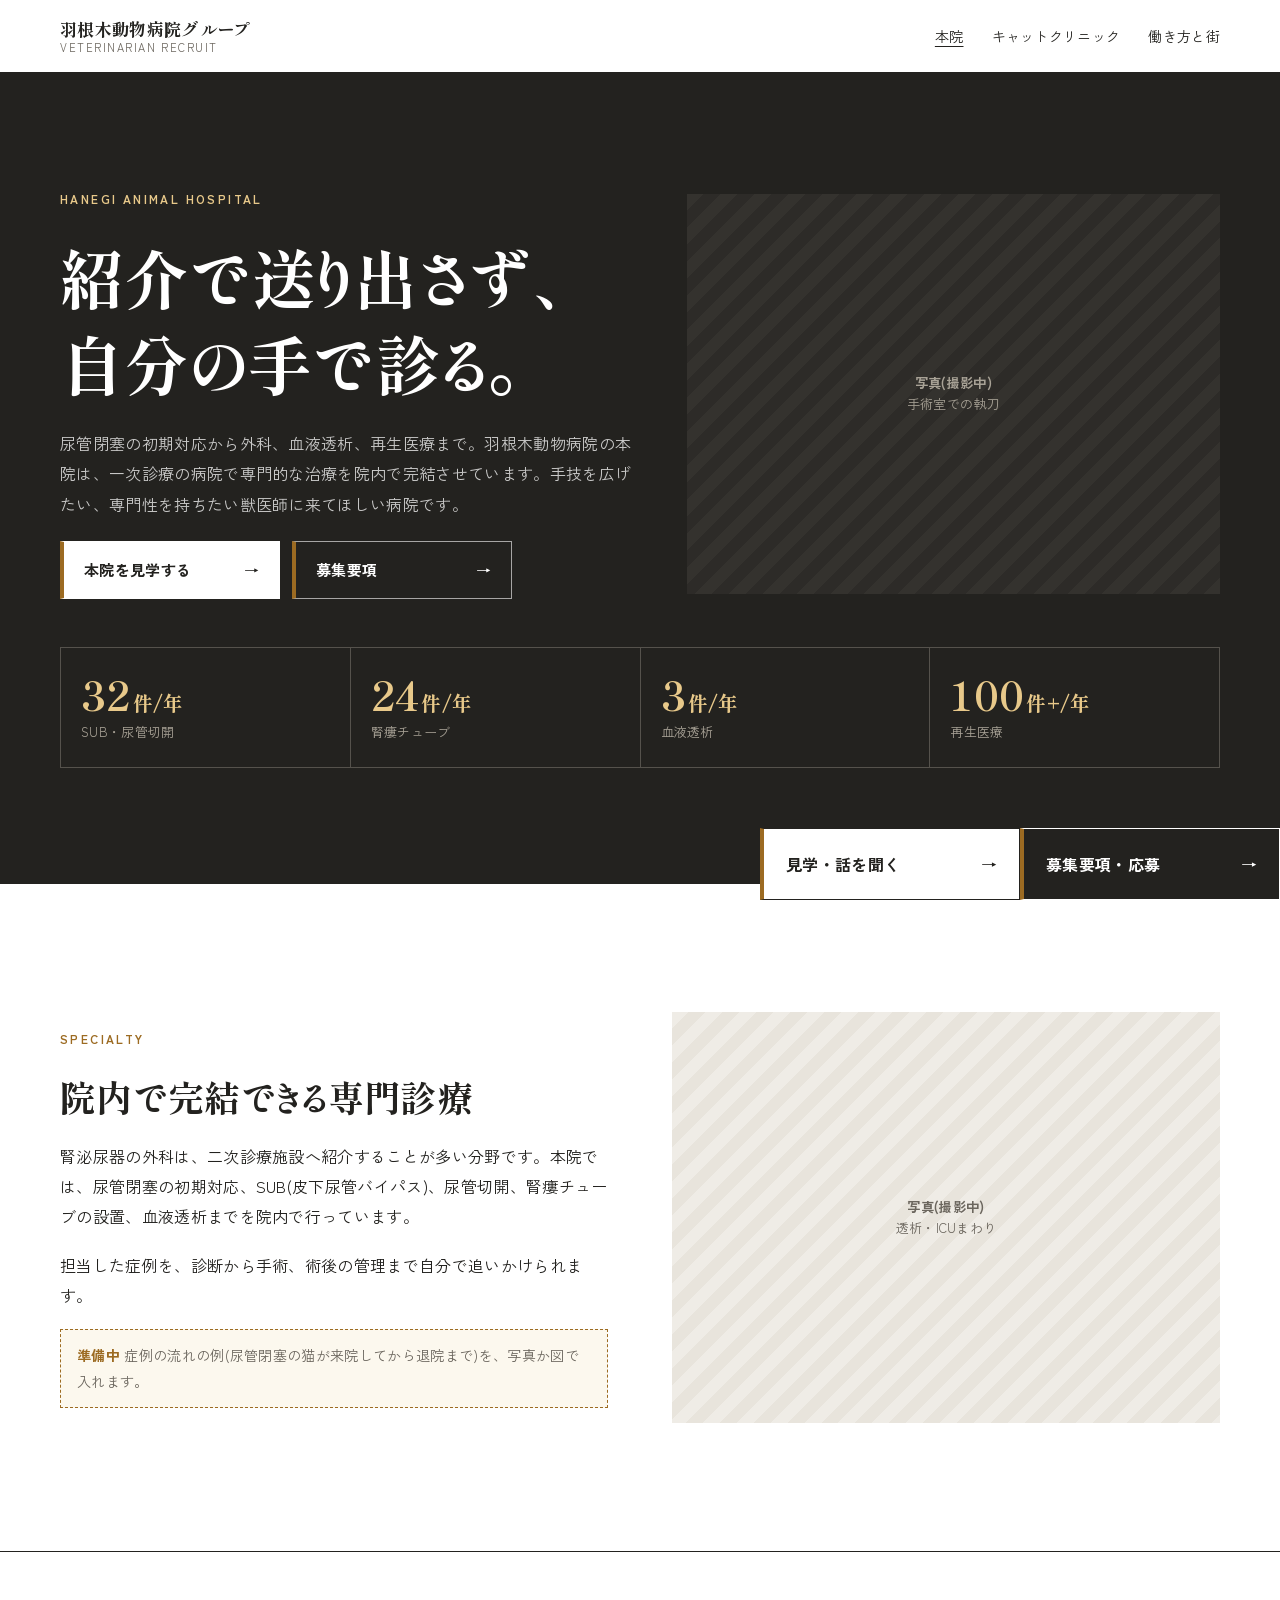
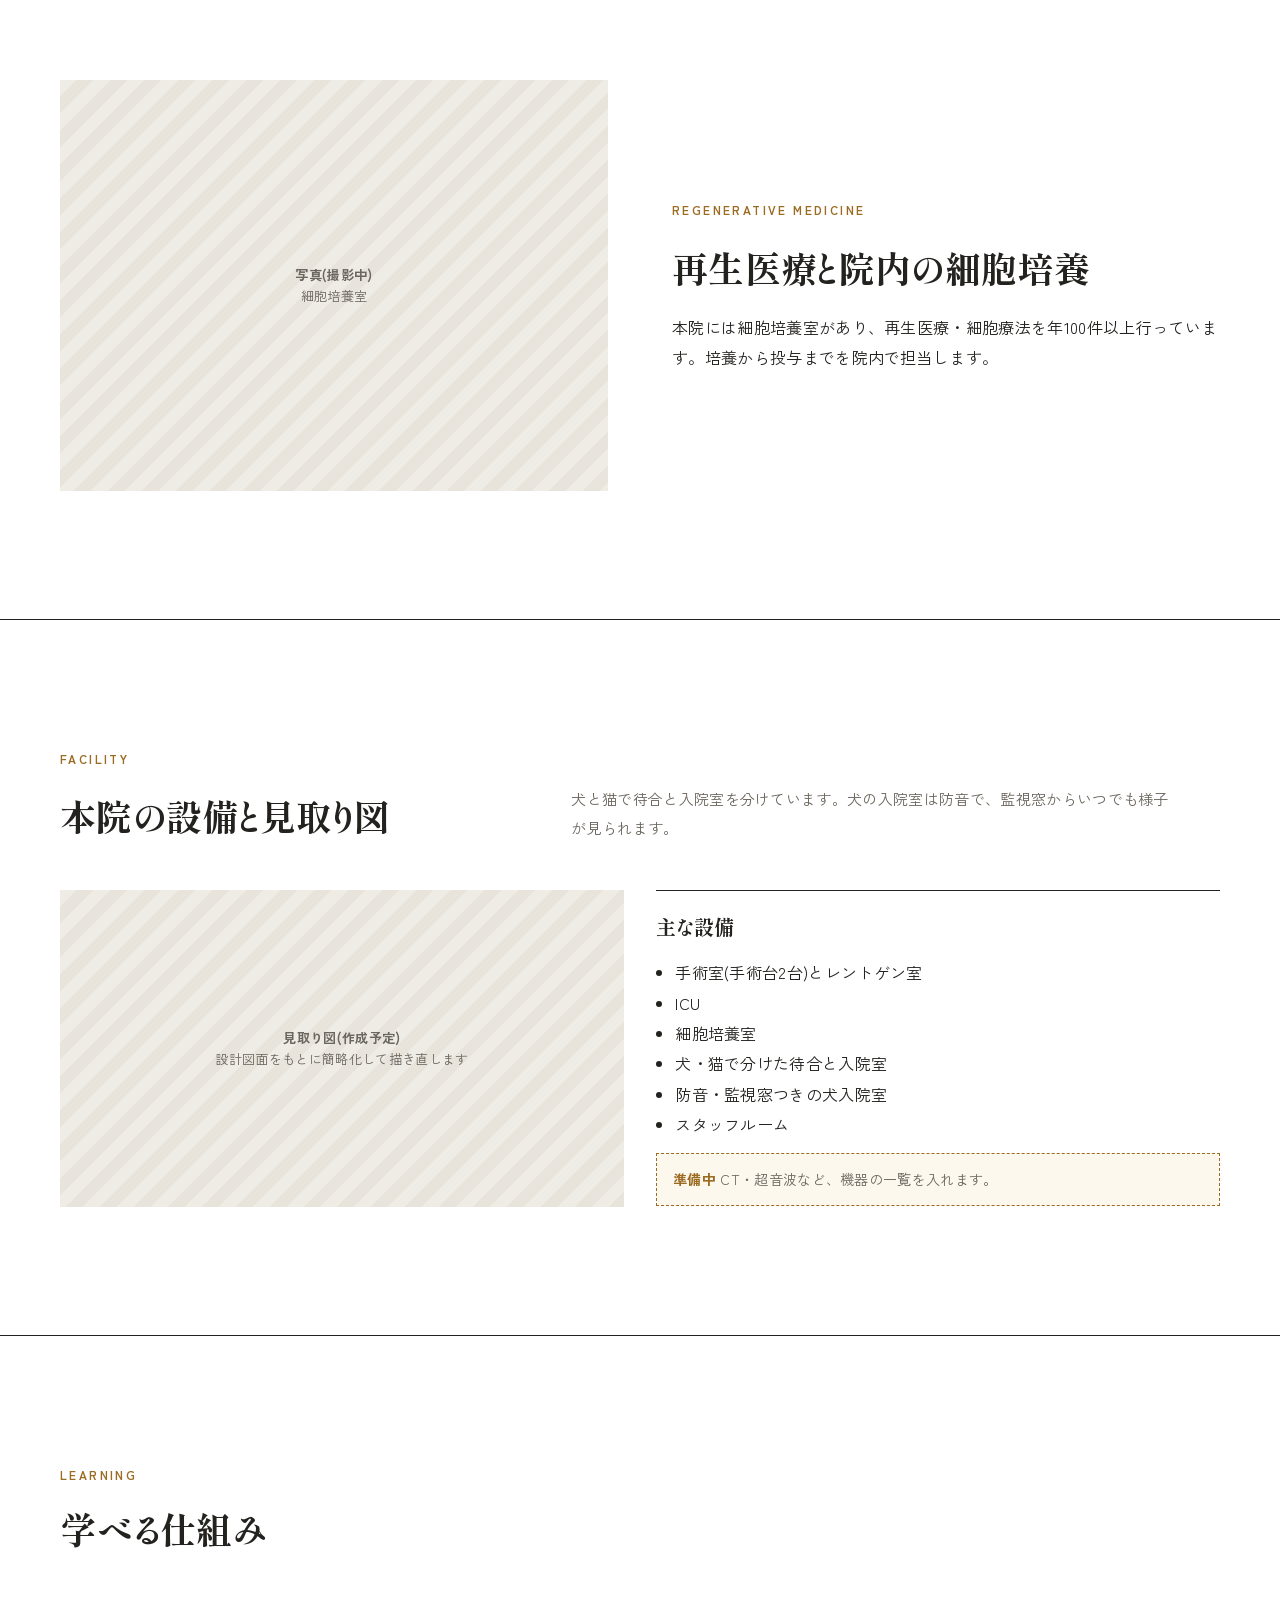
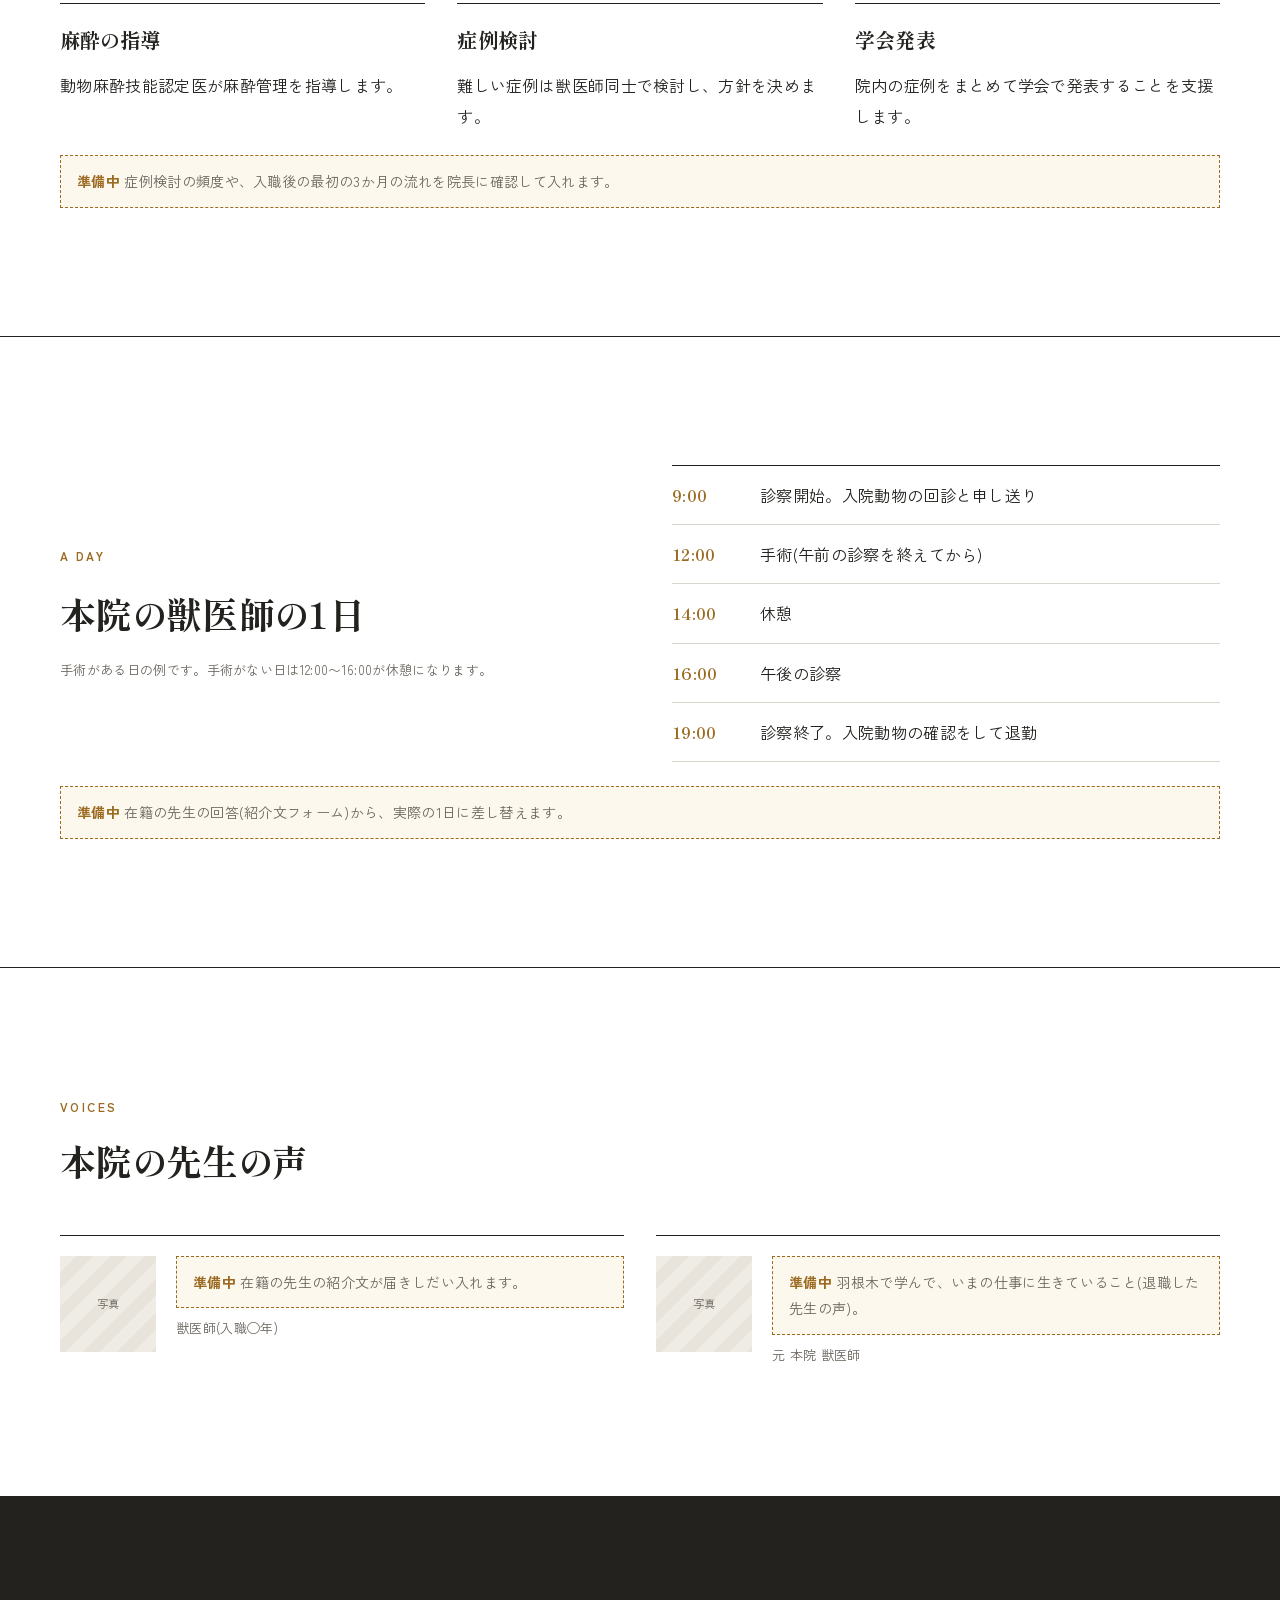
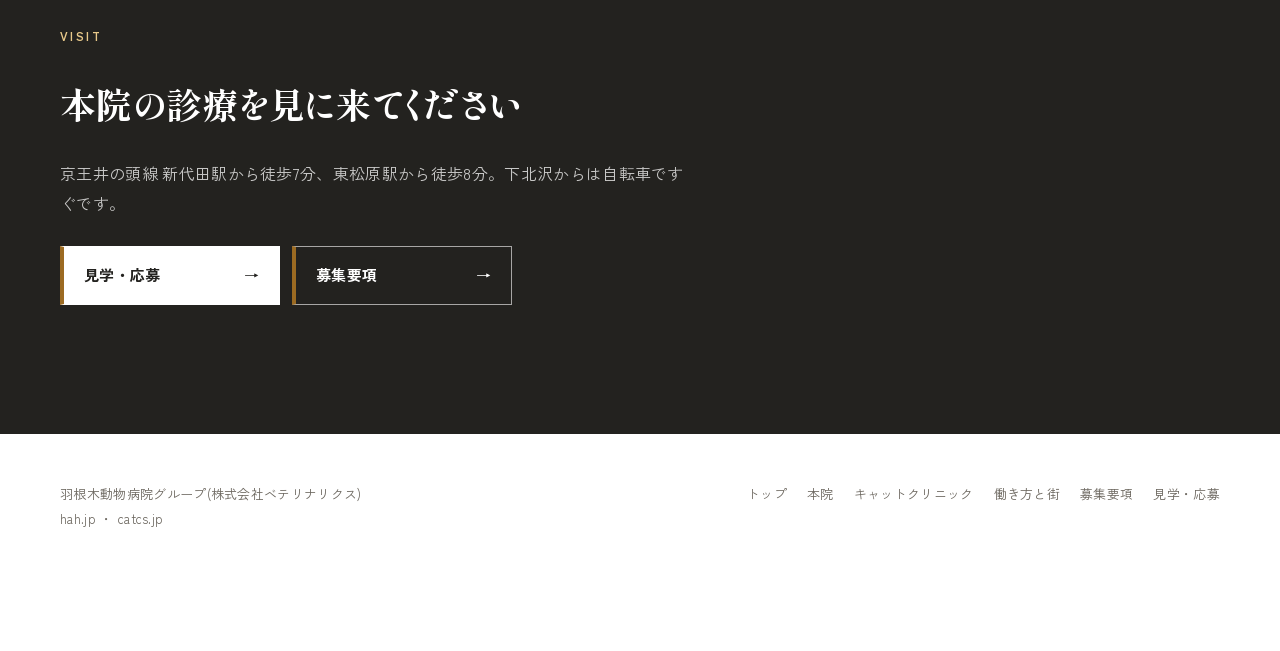
<file: hanegi.html>
<!doctype html>
<html lang="ja">
<head>
<meta charset="utf-8">
<meta name="viewport" content="width=device-width, initial-scale=1">
<!-- 準備中のあいだは検索に出さない。正式公開のときに外す -->
<meta name="robots" content="noindex, nofollow">
<title>本院で働く | 羽根木動物病院グループ 獣医師採用</title>
<meta name="description" content="羽根木動物病院 本院(世田谷区羽根木)の獣医師採用。腎泌尿器外科・血液透析・再生医療まで院内で完結する専門診療を学べます。">
<link rel="preconnect" href="https://fonts.googleapis.com">
<link rel="preconnect" href="https://fonts.gstatic.com" crossorigin>
<link rel="stylesheet" href="https://fonts.googleapis.com/css2?family=Shippori+Mincho:wght@500;700&family=Zen+Kaku+Gothic+New:wght@400;700&display=swap">
<link rel="stylesheet" href="assets/style.css">
</head>
<body>

<header class="site-header">
  <div class="wrap">
    <a class="brand" href="index.html"><b>羽根木動物病院グループ</b><span>VETERINARIAN RECRUIT</span></a>
    <button class="nav-toggle" aria-expanded="false" aria-controls="nav">メニュー</button>
    <nav class="nav" id="nav">
      <a href="hanegi.html" aria-current="page">本院</a>
      <a href="cat.html">キャットクリニック</a>
      <a href="work.html">働き方と街</a>
      <a class="btn ghost" href="entry.html#form">見学・話を聞く</a>
      <a class="btn" href="jobs.html">募集要項・応募</a>
    </nav>
  </div>
</header>

<main>
  <section class="hero dark">
    <div class="wrap">
      <div class="hero-copy">
        <p class="eyebrow">Hanegi Animal Hospital</p>
        <h1>紹介で送り出さず、<br>自分の手で診る。</h1>
        <p class="lead">尿管閉塞の初期対応から外科、血液透析、再生医療まで。羽根木動物病院の本院は、一次診療の病院で専門的な治療を院内で完結させています。手技を広げたい、専門性を持ちたい獣医師に来てほしい病院です。</p>
        <div class="btn-row">
          <a class="btn accent" href="entry.html">本院を見学する</a>
          <a class="btn ghost" href="jobs.html">募集要項</a>
        </div>
      </div>
      <div class="ph"><div><b>写真(撮影中)</b>手術室での執刀</div></div>
    </div>
    <div class="wrap" style="margin-top:48px;display:block">
      <div class="stats">
        <div class="stat"><b>32<small>件/年</small></b><span>SUB・尿管切開</span></div>
        <div class="stat"><b>24<small>件/年</small></b><span>腎瘻チューブ</span></div>
        <div class="stat"><b>3<small>件/年</small></b><span>血液透析</span></div>
        <div class="stat"><b>100<small>件+/年</small></b><span>再生医療</span></div>
      </div>
    </div>
  </section>

  <section>
    <div class="wrap split">
      <div class="prose">
        <p class="eyebrow">Specialty</p>
        <h2>院内で完結できる専門診療</h2>
        <p>腎泌尿器の外科は、二次診療施設へ紹介することが多い分野です。本院では、尿管閉塞の初期対応、SUB(皮下尿管バイパス)、尿管切開、腎瘻チューブの設置、血液透析までを院内で行っています。</p>
        <p>担当した症例を、診断から手術、術後の管理まで自分で追いかけられます。</p>
        <p class="todo">症例の流れの例(尿管閉塞の猫が来院してから退院まで)を、写真か図で入れます。</p>
      </div>
      <div class="ph"><div><b>写真(撮影中)</b>透析・ICUまわり</div></div>
    </div>
  </section>

  <section>
    <div class="wrap split rev">
      <div class="prose">
        <p class="eyebrow">Regenerative Medicine</p>
        <h2>再生医療と院内の細胞培養</h2>
        <p>本院には細胞培養室があり、再生医療・細胞療法を年100件以上行っています。培養から投与までを院内で担当します。</p>
      </div>
      <div class="ph"><div><b>写真(撮影中)</b>細胞培養室</div></div>
    </div>
  </section>

  <section>
    <div class="wrap">
      <div class="section-head">
        <p class="eyebrow">Facility</p>
        <h2>本院の設備と見取り図</h2>
        <p class="lead">犬と猫で待合と入院室を分けています。犬の入院室は防音で、監視窓からいつでも様子が見られます。</p>
      </div>
      <div class="grid-2">
        <div class="ph wide"><div><b>見取り図(作成予定)</b>設計図面をもとに簡略化して描き直します</div></div>
        <div class="card">
          <h3>主な設備</h3>
          <ul>
            <li>手術室(手術台2台)とレントゲン室</li>
            <li>ICU</li>
            <li>細胞培養室</li>
            <li>犬・猫で分けた待合と入院室</li>
            <li>防音・監視窓つきの犬入院室</li>
            <li>スタッフルーム</li>
          </ul>
          <p class="todo">CT・超音波など、機器の一覧を入れます。</p>
        </div>
      </div>
    </div>
  </section>

  <section>
    <div class="wrap">
      <div class="section-head">
        <p class="eyebrow">Learning</p>
        <h2>学べる仕組み</h2>
      </div>
      <div class="grid-3">
        <div class="card"><h3>麻酔の指導</h3><p>動物麻酔技能認定医が麻酔管理を指導します。</p></div>
        <div class="card"><h3>症例検討</h3><p>難しい症例は獣医師同士で検討し、方針を決めます。</p></div>
        <div class="card"><h3>学会発表</h3><p>院内の症例をまとめて学会で発表することを支援します。</p></div>
      </div>
      <p class="todo" style="margin-top:24px">症例検討の頻度や、入職後の最初の3か月の流れを院長に確認して入れます。</p>
    </div>
  </section>

  <section>
    <div class="wrap split">
      <div class="prose">
        <p class="eyebrow">A Day</p>
        <h2>本院の獣医師の1日</h2>
        <p class="note">手術がある日の例です。手術がない日は12:00〜16:00が休憩になります。</p>
      </div>
      <ol class="timeline">
        <li><time>9:00</time><span>診察開始。入院動物の回診と申し送り</span></li>
        <li><time>12:00</time><span>手術(午前の診察を終えてから)</span></li>
        <li><time>14:00</time><span>休憩</span></li>
        <li><time>16:00</time><span>午後の診察</span></li>
        <li><time>19:00</time><span>診察終了。入院動物の確認をして退勤</span></li>
      </ol>
    </div>
    <div class="wrap"><p class="todo" style="margin-top:24px">在籍の先生の回答(紹介文フォーム)から、実際の1日に差し替えます。</p></div>
  </section>

  <section>
    <div class="wrap">
      <div class="section-head">
        <p class="eyebrow">Voices</p>
        <h2>本院の先生の声</h2>
      </div>
      <div class="grid-2">
        <div class="voice"><div class="ph"><div>写真</div></div><blockquote><p class="todo">在籍の先生の紹介文が届きしだい入れます。</p><cite>獣医師(入職◯年)</cite></blockquote></div>
        <div class="voice"><div class="ph"><div>写真</div></div><blockquote><p class="todo">羽根木で学んで、いまの仕事に生きていること(退職した先生の声)。</p><cite>元 本院 獣医師</cite></blockquote></div>
      </div>
    </div>
  </section>

  <section class="cta">
    <div class="wrap">
      <p class="eyebrow" style="color:var(--accent-soft)">Visit</p>
      <h2>本院の診療を見に来てください</h2>
      <p class="lead">京王井の頭線 新代田駅から徒歩7分、東松原駅から徒歩8分。下北沢からは自転車ですぐです。</p>
      <div class="btn-row">
        <a class="btn" href="entry.html">見学・応募</a>
        <a class="btn ghost" href="jobs.html">募集要項</a>
      </div>
    </div>
  </section>
</main>

<div class="cta-bar"><a class="btn ghost" href="entry.html#form">見学・話を聞く</a><a class="btn" href="jobs.html">募集要項・応募</a></div>

<footer class="site-footer">
  <div class="wrap">
    <div>羽根木動物病院グループ(株式会社ベテリナリクス)<br><a href="https://hah.jp">hah.jp</a> ・ <a href="https://catcs.jp">catcs.jp</a></div>
    <nav>
      <a href="index.html">トップ</a><a href="hanegi.html">本院</a><a href="cat.html">キャットクリニック</a>
      <a href="work.html">働き方と街</a><a href="jobs.html">募集要項</a><a href="entry.html">見学・応募</a>
    </nav>
  </div>
</footer>
<script src="assets/site.js"></script>
</body>
</html>
</file>
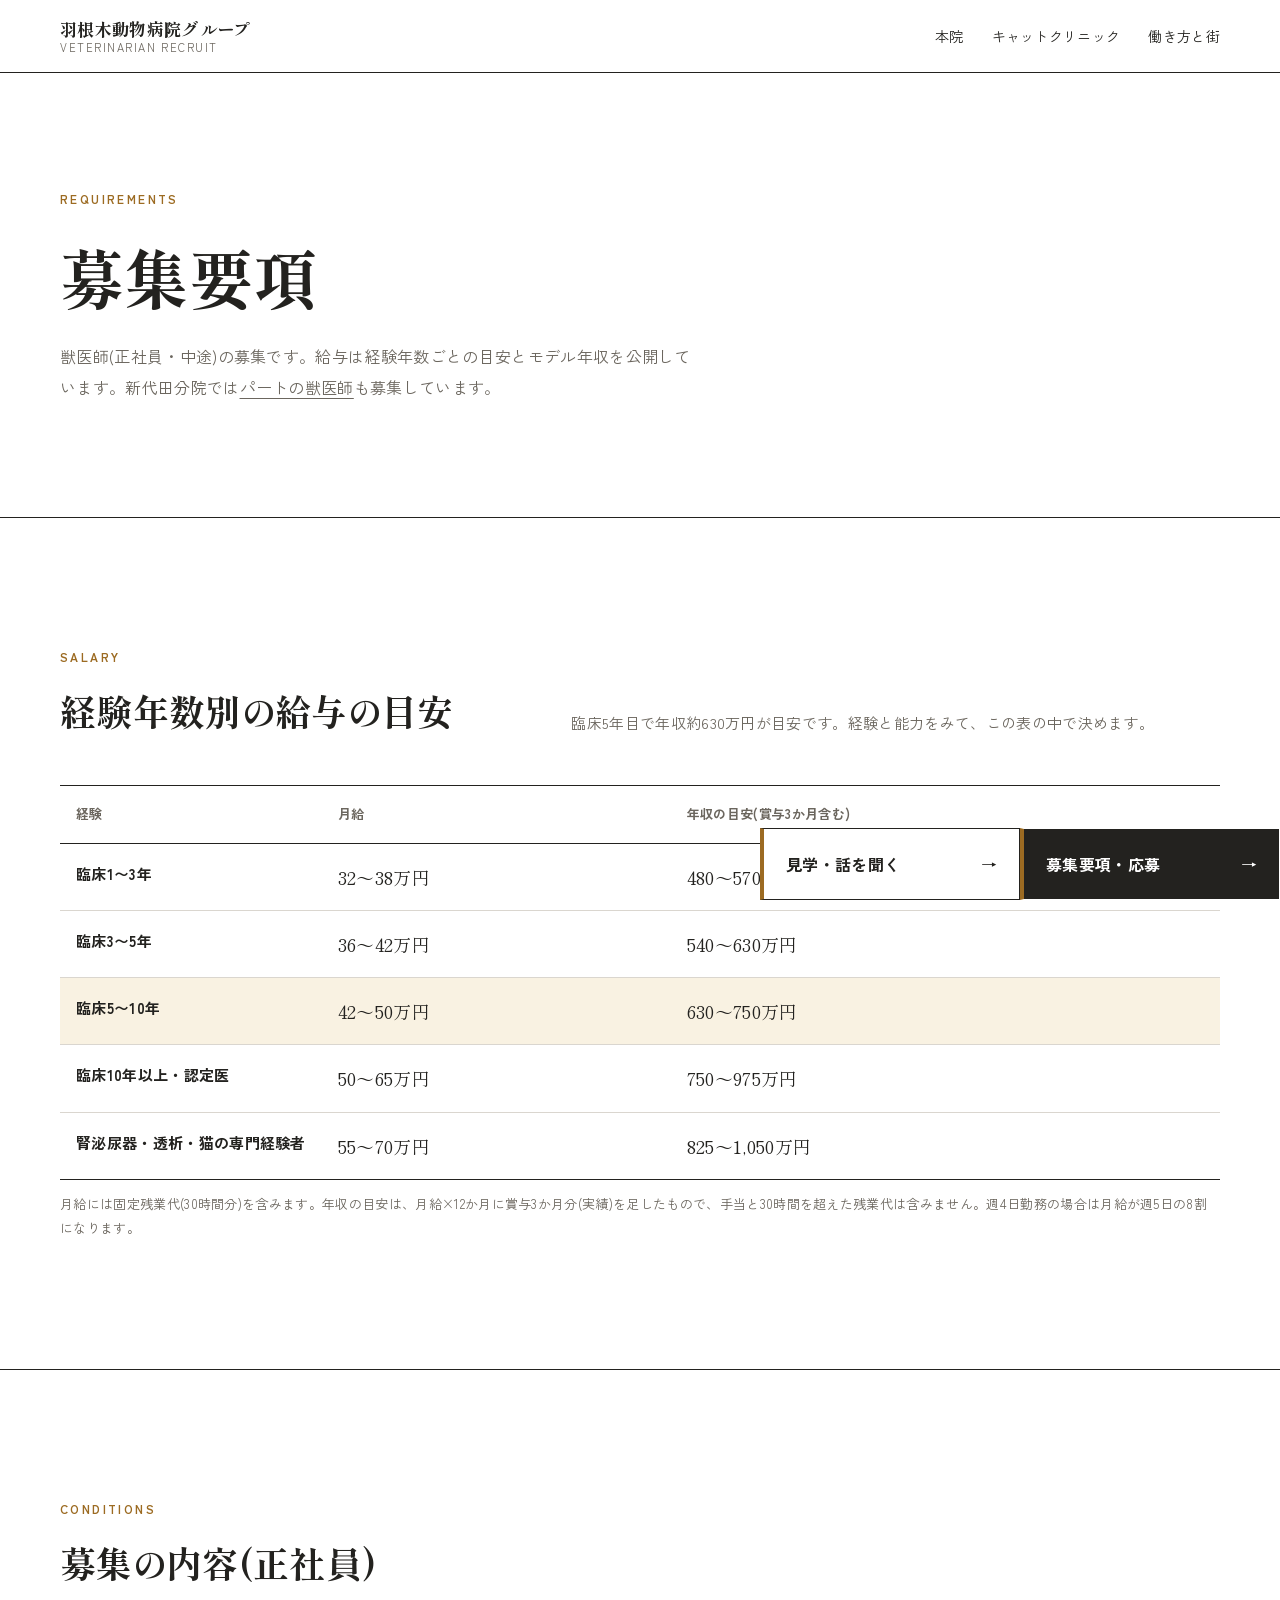
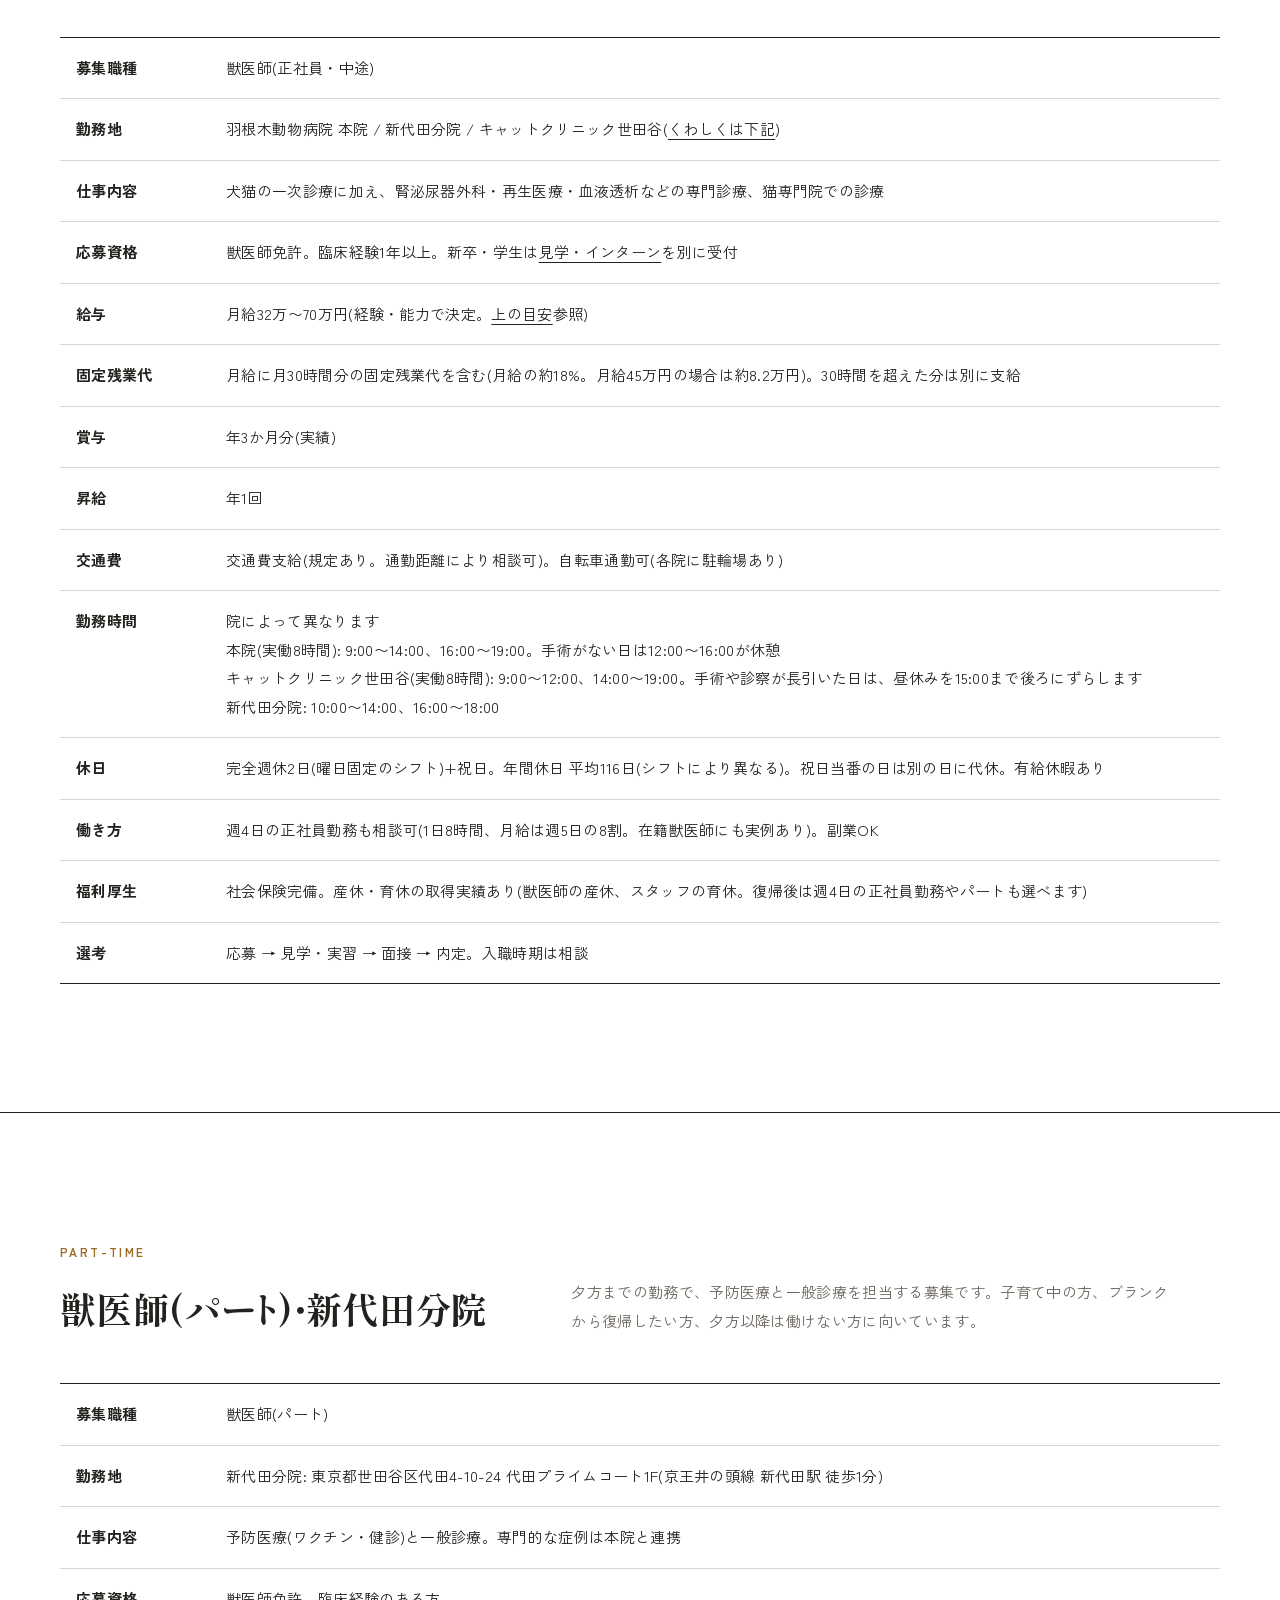
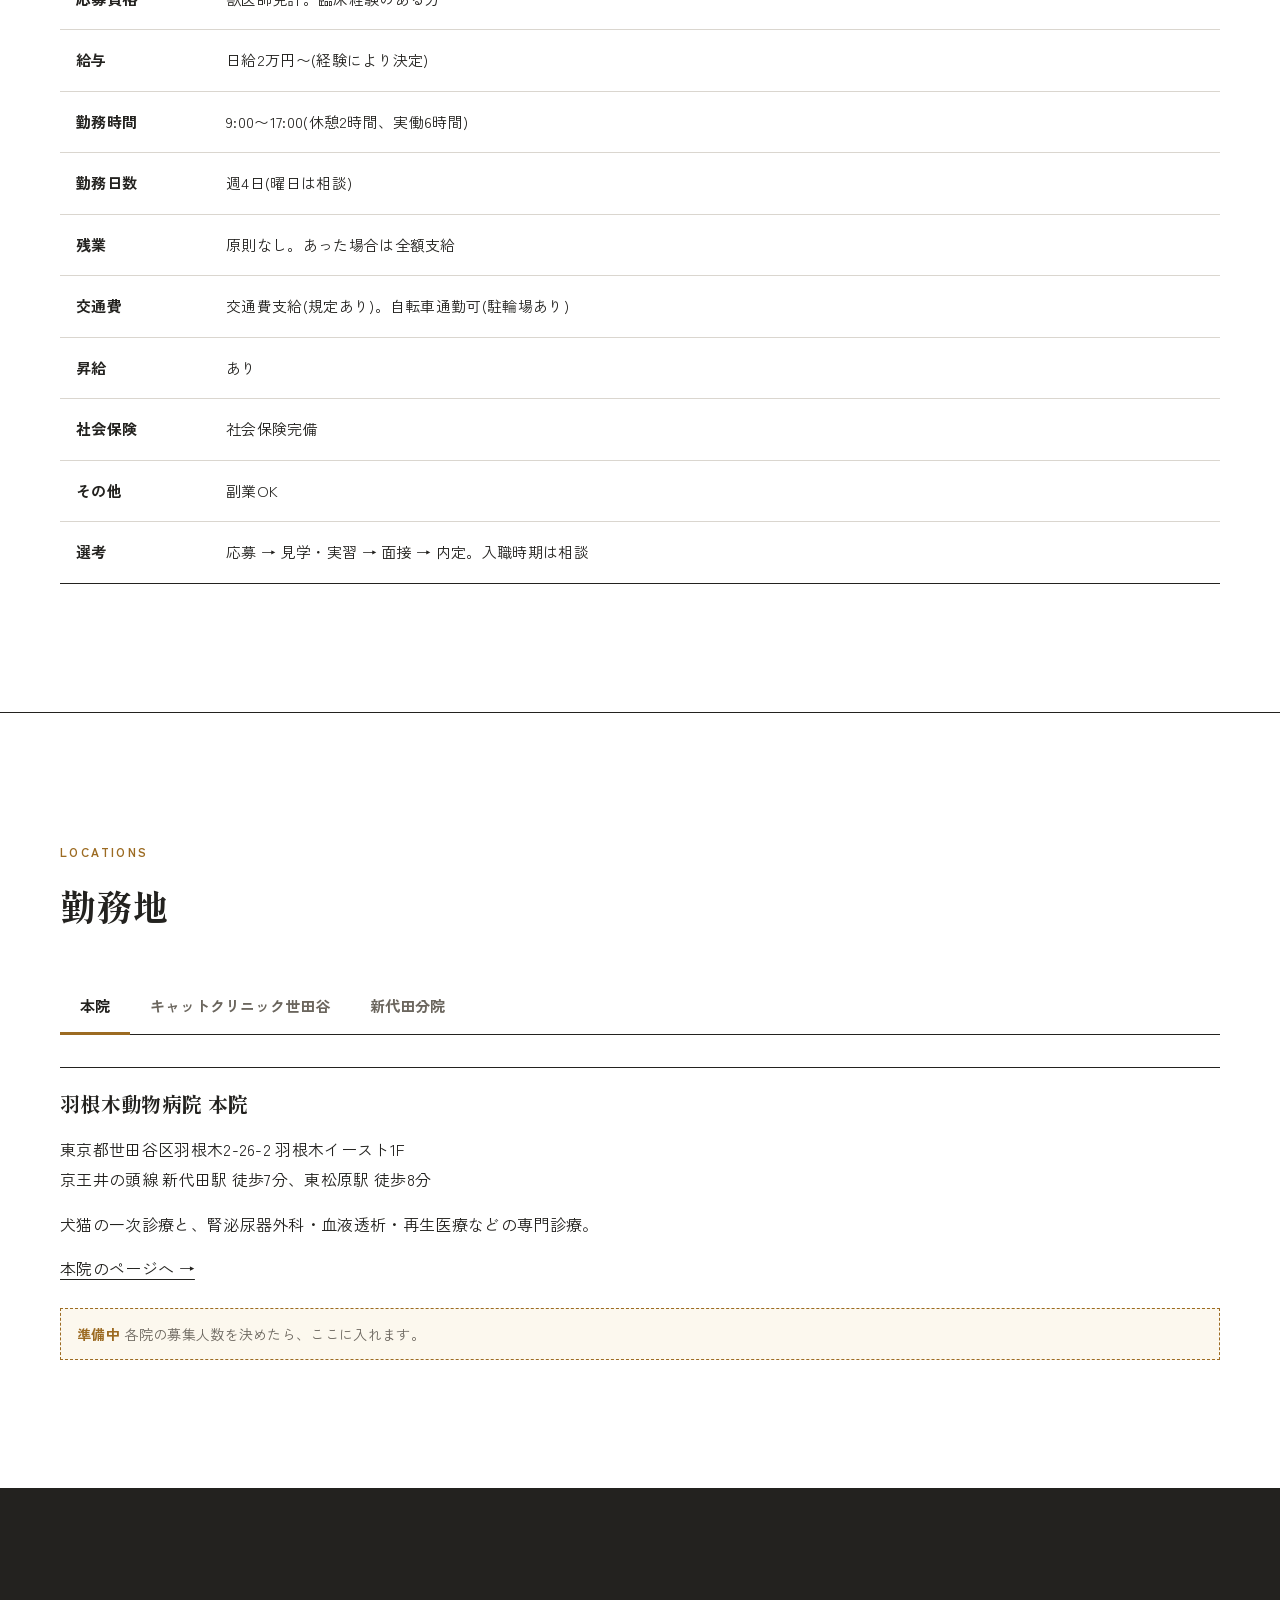
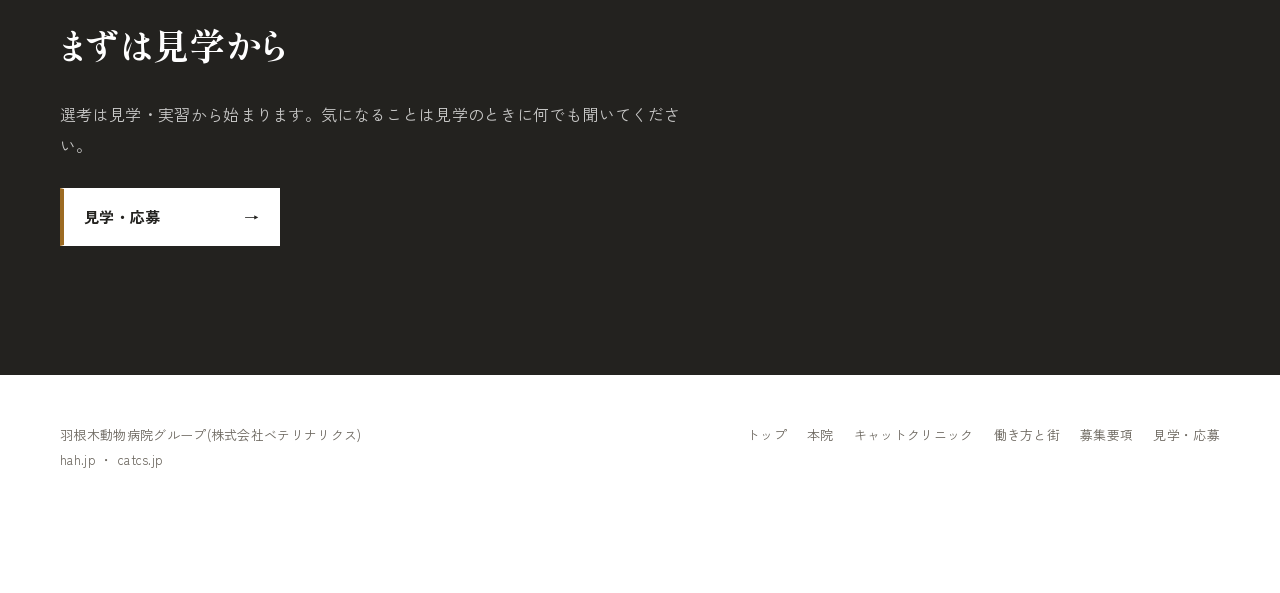
<file: jobs.html>
<!doctype html>
<html lang="ja">
<head>
<meta charset="utf-8">
<meta name="viewport" content="width=device-width, initial-scale=1">
<!-- 準備中のあいだは検索に出さない。正式公開のときに外す -->
<meta name="robots" content="noindex, nofollow">
<title>募集要項 | 羽根木動物病院グループ 獣医師採用</title>
<meta name="description" content="羽根木動物病院グループの獣医師(正社員・中途)の募集要項。経験年数別の給与表とモデル年収、賞与年3か月分(実績)、年間休日平均116日。">
<link rel="preconnect" href="https://fonts.googleapis.com">
<link rel="preconnect" href="https://fonts.gstatic.com" crossorigin>
<link rel="stylesheet" href="https://fonts.googleapis.com/css2?family=Shippori+Mincho:wght@500;700&family=Zen+Kaku+Gothic+New:wght@400;700&display=swap">
<link rel="stylesheet" href="assets/style.css">
</head>
<body>

<header class="site-header">
  <div class="wrap">
    <a class="brand" href="index.html"><b>羽根木動物病院グループ</b><span>VETERINARIAN RECRUIT</span></a>
    <button class="nav-toggle" aria-expanded="false" aria-controls="nav">メニュー</button>
    <nav class="nav" id="nav">
      <a href="hanegi.html">本院</a>
      <a href="cat.html">キャットクリニック</a>
      <a href="work.html">働き方と街</a>
      <a class="btn ghost" href="entry.html#form">見学・話を聞く</a>
      <a class="btn" href="jobs.html">募集要項・応募</a>
    </nav>
  </div>
</header>

<main>
  <section class="hero">
    <div class="wrap" style="grid-template-columns:1fr">
      <div class="hero-copy">
        <p class="eyebrow">Requirements</p>
        <h1>募集要項</h1>
        <p class="lead">獣医師(正社員・中途)の募集です。給与は経験年数ごとの目安とモデル年収を公開しています。新代田分院では<a href="#part">パートの獣医師</a>も募集しています。</p>
      </div>
    </div>
  </section>

  <section id="pay">
    <div class="wrap">
      <div class="section-head">
        <p class="eyebrow">Salary</p>
        <h2>経験年数別の給与の目安</h2>
        <p class="lead">臨床5年目で年収約630万円が目安です。経験と能力をみて、この表の中で決めます。</p>
      </div>
      <div class="table-wrap">
        <table class="pay">
          <thead><tr><th>経験</th><th>月給</th><th>年収の目安(賞与3か月含む)</th></tr></thead>
          <tbody>
            <tr><th>臨床1〜3年</th><td>32〜38万円</td><td>480〜570万円</td></tr>
            <tr><th>臨床3〜5年</th><td>36〜42万円</td><td>540〜630万円</td></tr>
            <tr class="highlight"><th>臨床5〜10年</th><td>42〜50万円</td><td>630〜750万円</td></tr>
            <tr><th>臨床10年以上・認定医</th><td>50〜65万円</td><td>750〜975万円</td></tr>
            <tr><th>腎泌尿器・透析・猫の専門経験者</th><td>55〜70万円</td><td>825〜1,050万円</td></tr>
          </tbody>
        </table>
      </div>
      <p class="note" style="margin-top:12px">月給には固定残業代(30時間分)を含みます。年収の目安は、月給×12か月に賞与3か月分(実績)を足したもので、手当と30時間を超えた残業代は含みません。週4日勤務の場合は月給が週5日の8割になります。</p>
    </div>
  </section>

  <section id="spec">
    <div class="wrap">
      <div class="section-head">
        <p class="eyebrow">Conditions</p>
        <h2>募集の内容(正社員)</h2>
      </div>
      <div class="table-wrap">
        <table class="spec">
          <tbody>
            <tr><th>募集職種</th><td>獣医師(正社員・中途)</td></tr>
            <tr><th>勤務地</th><td>羽根木動物病院 本院 / 新代田分院 / キャットクリニック世田谷(<a href="#clinics">くわしくは下記</a>)</td></tr>
            <tr><th>仕事内容</th><td>犬猫の一次診療に加え、腎泌尿器外科・再生医療・血液透析などの専門診療、猫専門院での診療</td></tr>
            <tr><th>応募資格</th><td>獣医師免許。臨床経験1年以上。新卒・学生は<a href="entry.html#students">見学・インターン</a>を別に受付</td></tr>
            <tr><th>給与</th><td>月給32万〜70万円(経験・能力で決定。<a href="#pay">上の目安</a>参照)</td></tr>
            <tr><th>固定残業代</th><td>月給に月30時間分の固定残業代を含む(月給の約18%。月給45万円の場合は約8.2万円)。30時間を超えた分は別に支給</td></tr>
            <tr><th>賞与</th><td>年3か月分(実績)</td></tr>
            <tr><th>昇給</th><td>年1回</td></tr>
            <tr><th>交通費</th><td>交通費支給(規定あり。通勤距離により相談可)。自転車通勤可(各院に駐輪場あり)</td></tr>
            <tr><th>勤務時間</th><td>院によって異なります<br>本院(実働8時間): 9:00〜14:00、16:00〜19:00。手術がない日は12:00〜16:00が休憩<br>キャットクリニック世田谷(実働8時間): 9:00〜12:00、14:00〜19:00。手術や診察が長引いた日は、昼休みを15:00まで後ろにずらします<br>新代田分院: 10:00〜14:00、16:00〜18:00</td></tr>
            <tr><th>休日</th><td>完全週休2日(曜日固定のシフト)+祝日。年間休日 平均116日(シフトにより異なる)。祝日当番の日は別の日に代休。有給休暇あり</td></tr>
            <tr><th>働き方</th><td>週4日の正社員勤務も相談可(1日8時間、月給は週5日の8割。在籍獣医師にも実例あり)。副業OK</td></tr>
            <tr><th>福利厚生</th><td>社会保険完備。産休・育休の取得実績あり(獣医師の産休、スタッフの育休。復帰後は週4日の正社員勤務やパートも選べます)</td></tr>
            <tr><th>選考</th><td>応募 → 見学・実習 → 面接 → 内定。入職時期は相談</td></tr>
          </tbody>
        </table>
      </div>
    </div>
  </section>

  <section id="part">
    <div class="wrap">
      <div class="section-head">
        <p class="eyebrow">Part-time</p>
        <h2>獣医師(パート)・新代田分院</h2>
        <p class="lead">夕方までの勤務で、予防医療と一般診療を担当する募集です。子育て中の方、ブランクから復帰したい方、夕方以降は働けない方に向いています。</p>
      </div>
      <div class="table-wrap">
        <table class="spec">
          <tbody>
            <tr><th>募集職種</th><td>獣医師(パート)</td></tr>
            <tr><th>勤務地</th><td>新代田分院: 東京都世田谷区代田4-10-24 代田プライムコート1F(京王井の頭線 新代田駅 徒歩1分)</td></tr>
            <tr><th>仕事内容</th><td>予防医療(ワクチン・健診)と一般診療。専門的な症例は本院と連携</td></tr>
            <tr><th>応募資格</th><td>獣医師免許。臨床経験のある方</td></tr>
            <tr><th>給与</th><td>日給2万円〜(経験により決定)</td></tr>
            <tr><th>勤務時間</th><td>9:00〜17:00(休憩2時間、実働6時間)</td></tr>
            <tr><th>勤務日数</th><td>週4日(曜日は相談)</td></tr>
            <tr><th>残業</th><td>原則なし。あった場合は全額支給</td></tr>
            <tr><th>交通費</th><td>交通費支給(規定あり)。自転車通勤可(駐輪場あり)</td></tr>
            <tr><th>昇給</th><td>あり</td></tr>
            <tr><th>社会保険</th><td>社会保険完備</td></tr>
            <tr><th>その他</th><td>副業OK</td></tr>
            <tr><th>選考</th><td>応募 → 見学・実習 → 面接 → 内定。入職時期は相談</td></tr>
          </tbody>
        </table>
      </div>
    </div>
  </section>

  <section id="clinics">
    <div class="wrap">
      <div class="section-head">
        <p class="eyebrow">Locations</p>
        <h2>勤務地</h2>
      </div>
      <div class="tabs" role="tablist" aria-label="勤務地">
        <button role="tab" aria-selected="true" aria-controls="tab-hanegi" data-hash="hanegi">本院</button>
        <button role="tab" aria-selected="false" aria-controls="tab-cat" data-hash="cat">キャットクリニック世田谷</button>
        <button role="tab" aria-selected="false" aria-controls="tab-shindaita" data-hash="shindaita">新代田分院</button>
      </div>
      <div id="tab-hanegi" role="tabpanel" class="card">
        <h3>羽根木動物病院 本院</h3>
        <p>東京都世田谷区羽根木2-26-2 羽根木イースト1F<br>京王井の頭線 新代田駅 徒歩7分、東松原駅 徒歩8分</p>
        <p>犬猫の一次診療と、腎泌尿器外科・血液透析・再生医療などの専門診療。</p>
        <p><a href="hanegi.html">本院のページへ →</a></p>
      </div>
      <div id="tab-cat" role="tabpanel" class="card" hidden>
        <h3>キャットクリニック世田谷</h3>
        <p>東京都世田谷区世田谷2-25-2 ルモンド世田谷B1-4<br>東急世田谷線 上町駅 徒歩8分</p>
        <p>猫専門の診療。FIP治療と腎臓病の長期管理。手術・透析は本院と連携。</p>
        <p>勤務時間: 9:00〜12:00、14:00〜19:00(実働8時間)</p>
        <p><a href="cat.html">キャットクリニックのページへ →</a></p>
      </div>
      <div id="tab-shindaita" role="tabpanel" class="card" hidden>
        <h3>新代田分院</h3>
        <p>東京都世田谷区代田4-10-24 代田プライムコート1F<br>京王井の頭線 新代田駅 徒歩1分</p>
        <p>勤務時間: 10:00〜14:00、16:00〜18:00</p>
        <p>予防医療とトリミングを中心にした一次診療。</p>
        <p><a href="#part">パートの募集を見る →</a></p>
      </div>
      <p class="todo" style="margin-top:24px">各院の募集人数を決めたら、ここに入れます。</p>
    </div>
  </section>

  <section class="cta">
    <div class="wrap">
      <h2>まずは見学から</h2>
      <p class="lead">選考は見学・実習から始まります。気になることは見学のときに何でも聞いてください。</p>
      <div class="btn-row"><a class="btn" href="entry.html">見学・応募</a></div>
    </div>
  </section>
</main>

<div class="cta-bar"><a class="btn ghost" href="entry.html#form">見学・話を聞く</a><a class="btn" href="jobs.html">募集要項・応募</a></div>

<footer class="site-footer">
  <div class="wrap">
    <div>羽根木動物病院グループ(株式会社ベテリナリクス)<br><a href="https://hah.jp">hah.jp</a> ・ <a href="https://catcs.jp">catcs.jp</a></div>
    <nav>
      <a href="index.html">トップ</a><a href="hanegi.html">本院</a><a href="cat.html">キャットクリニック</a>
      <a href="work.html">働き方と街</a><a href="jobs.html">募集要項</a><a href="entry.html">見学・応募</a>
    </nav>
  </div>
</footer>
<script src="assets/site.js"></script>
</body>
</html>
</file>
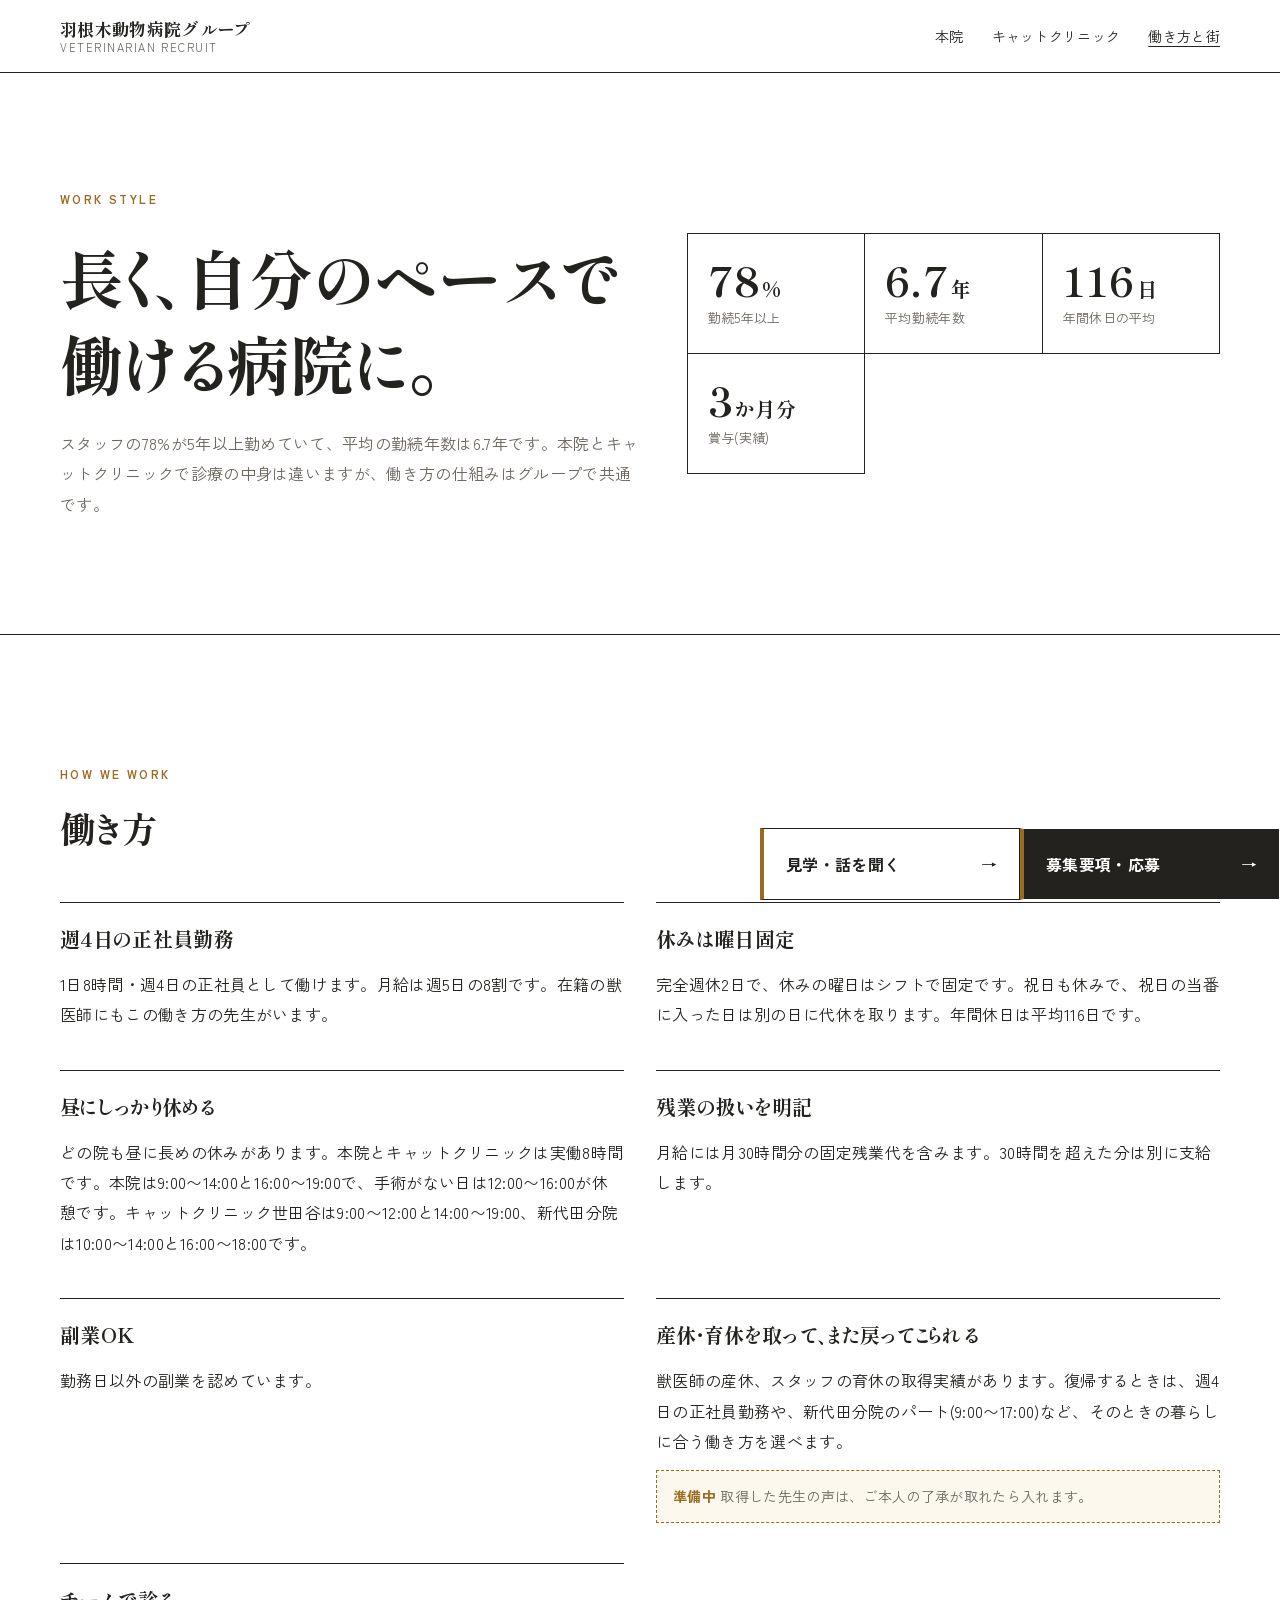
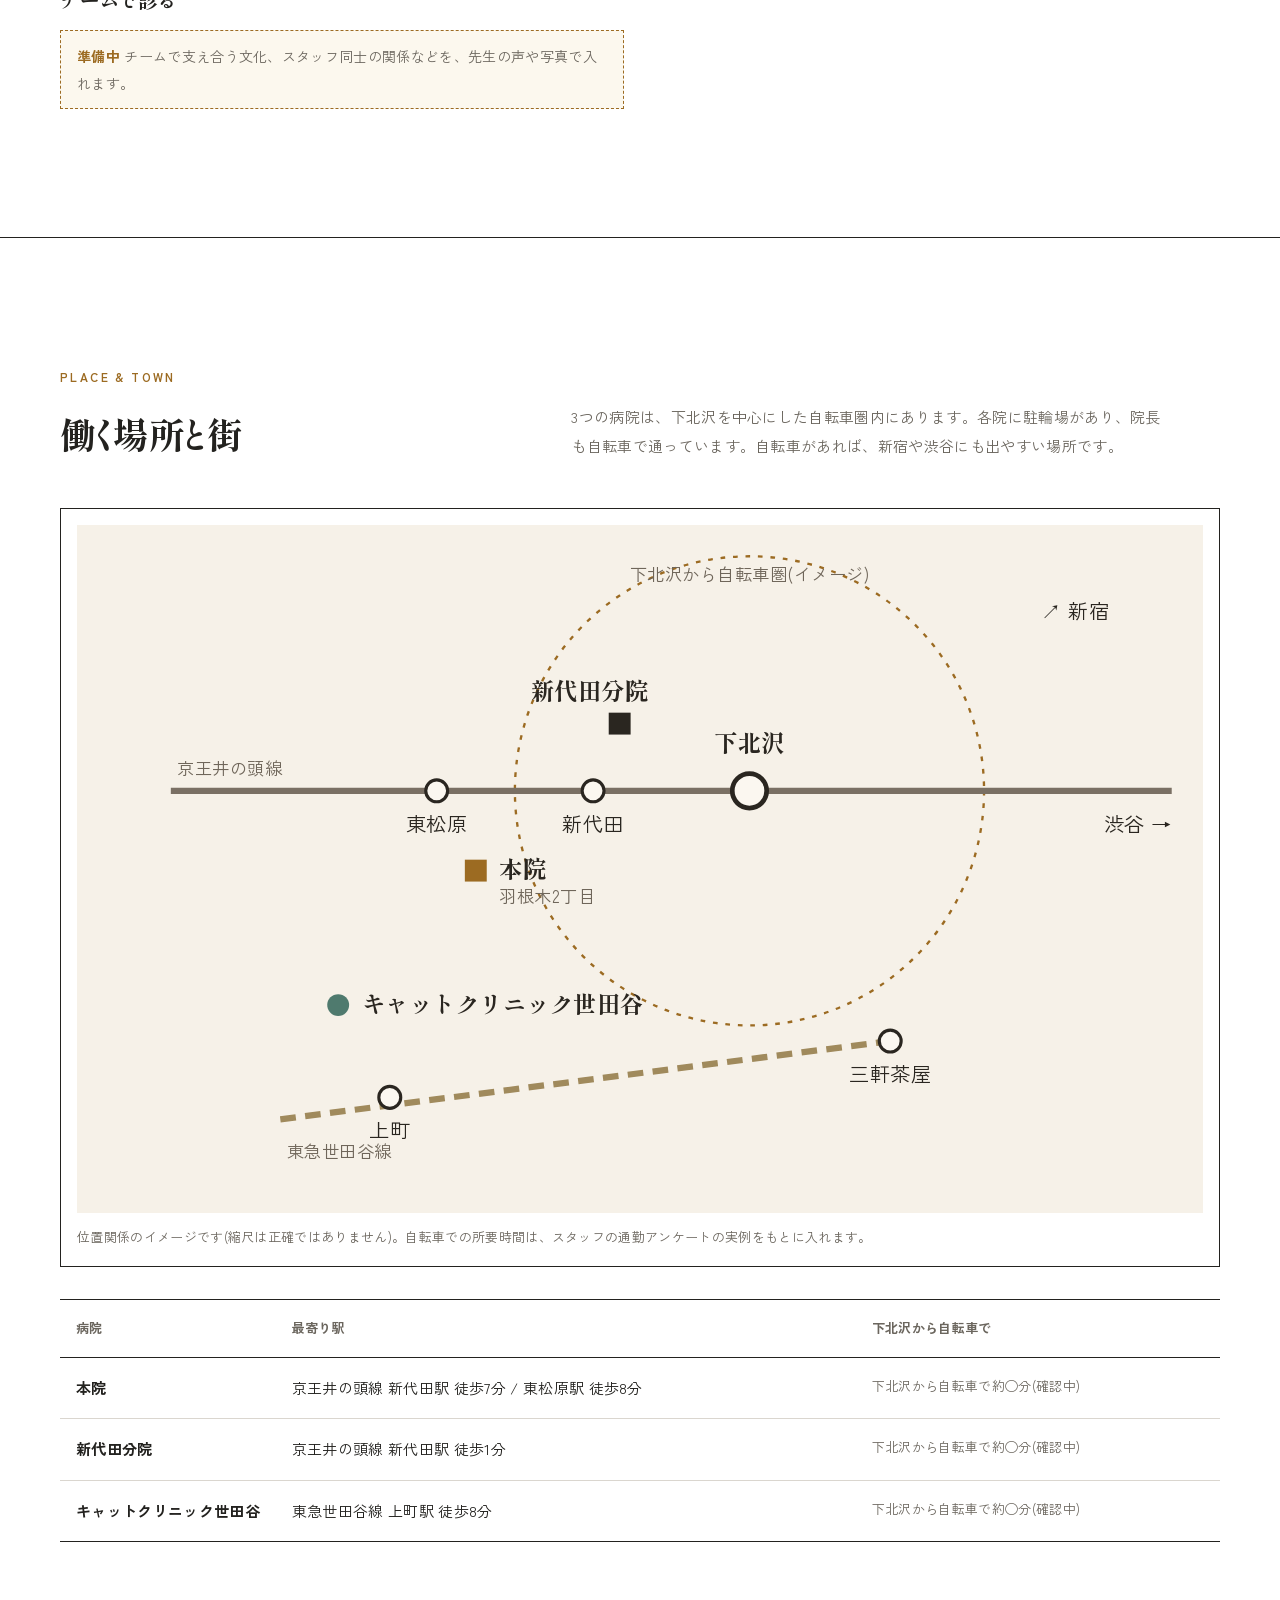
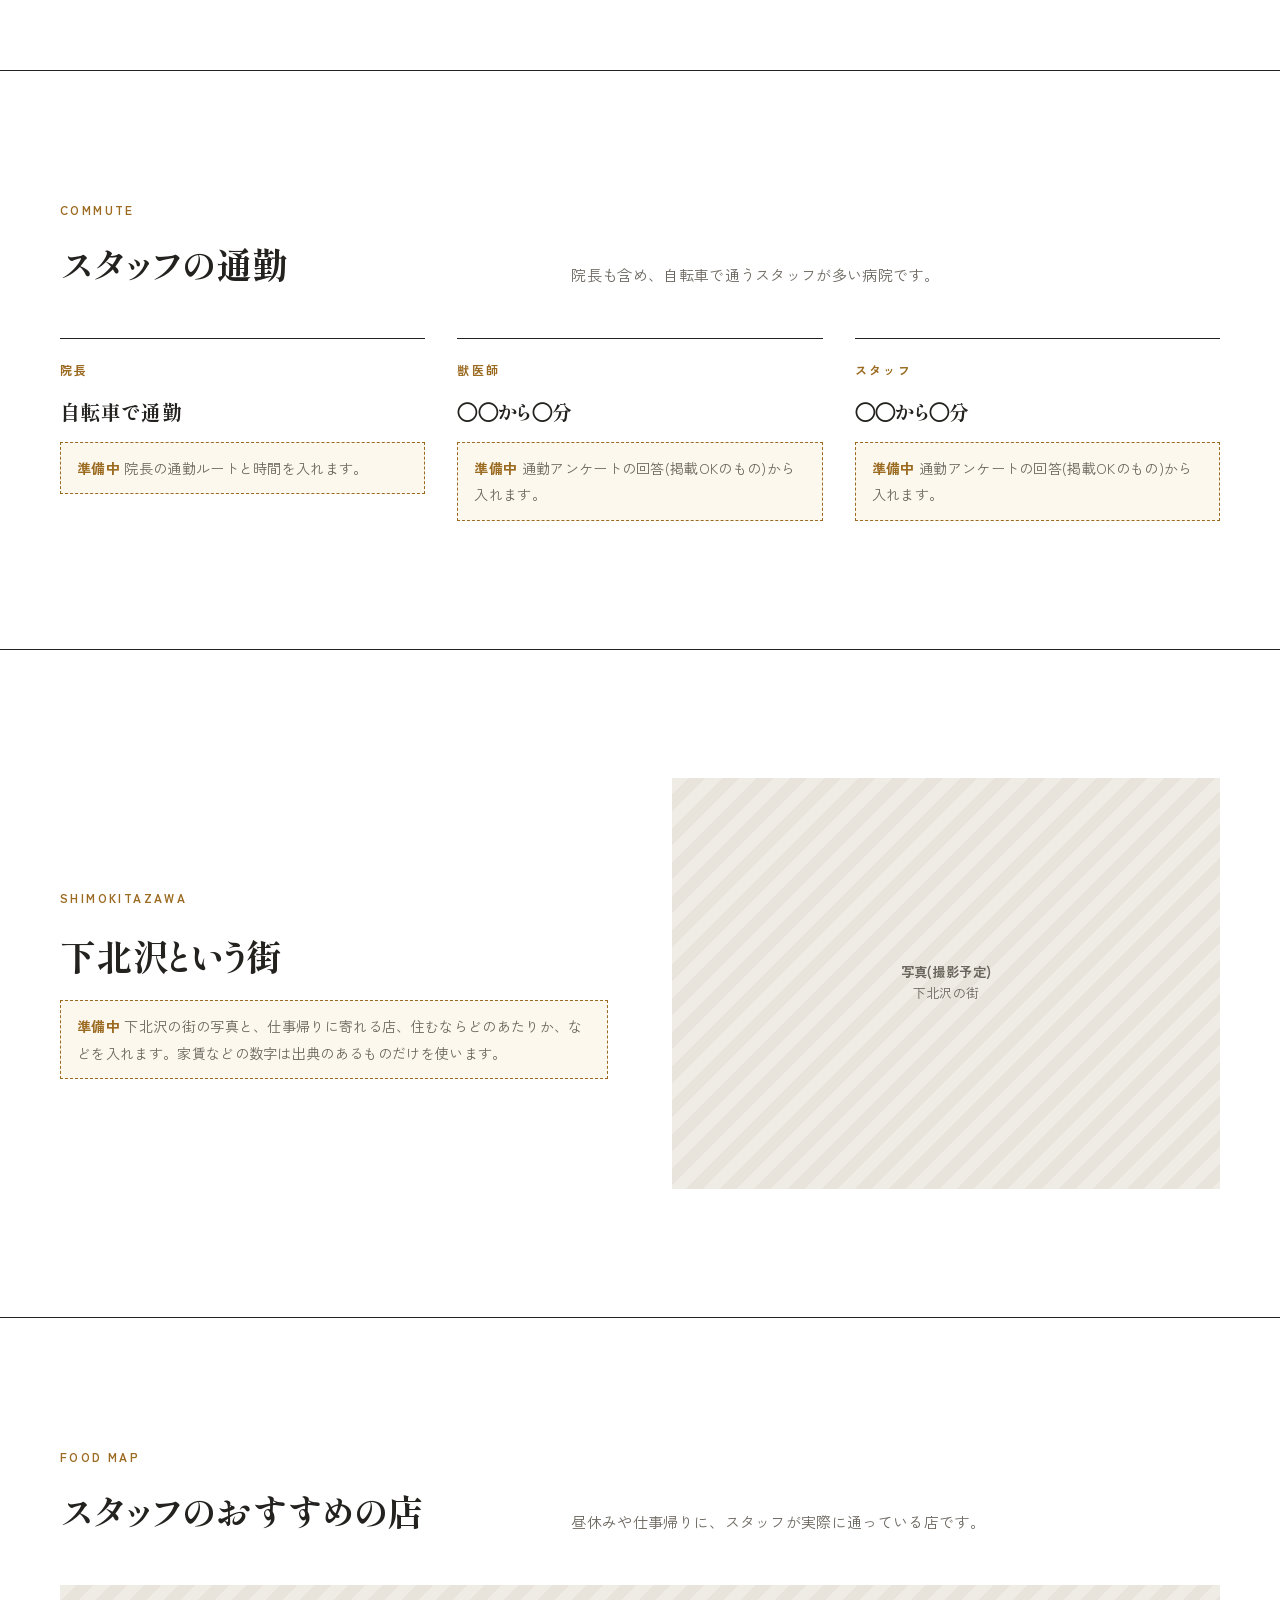
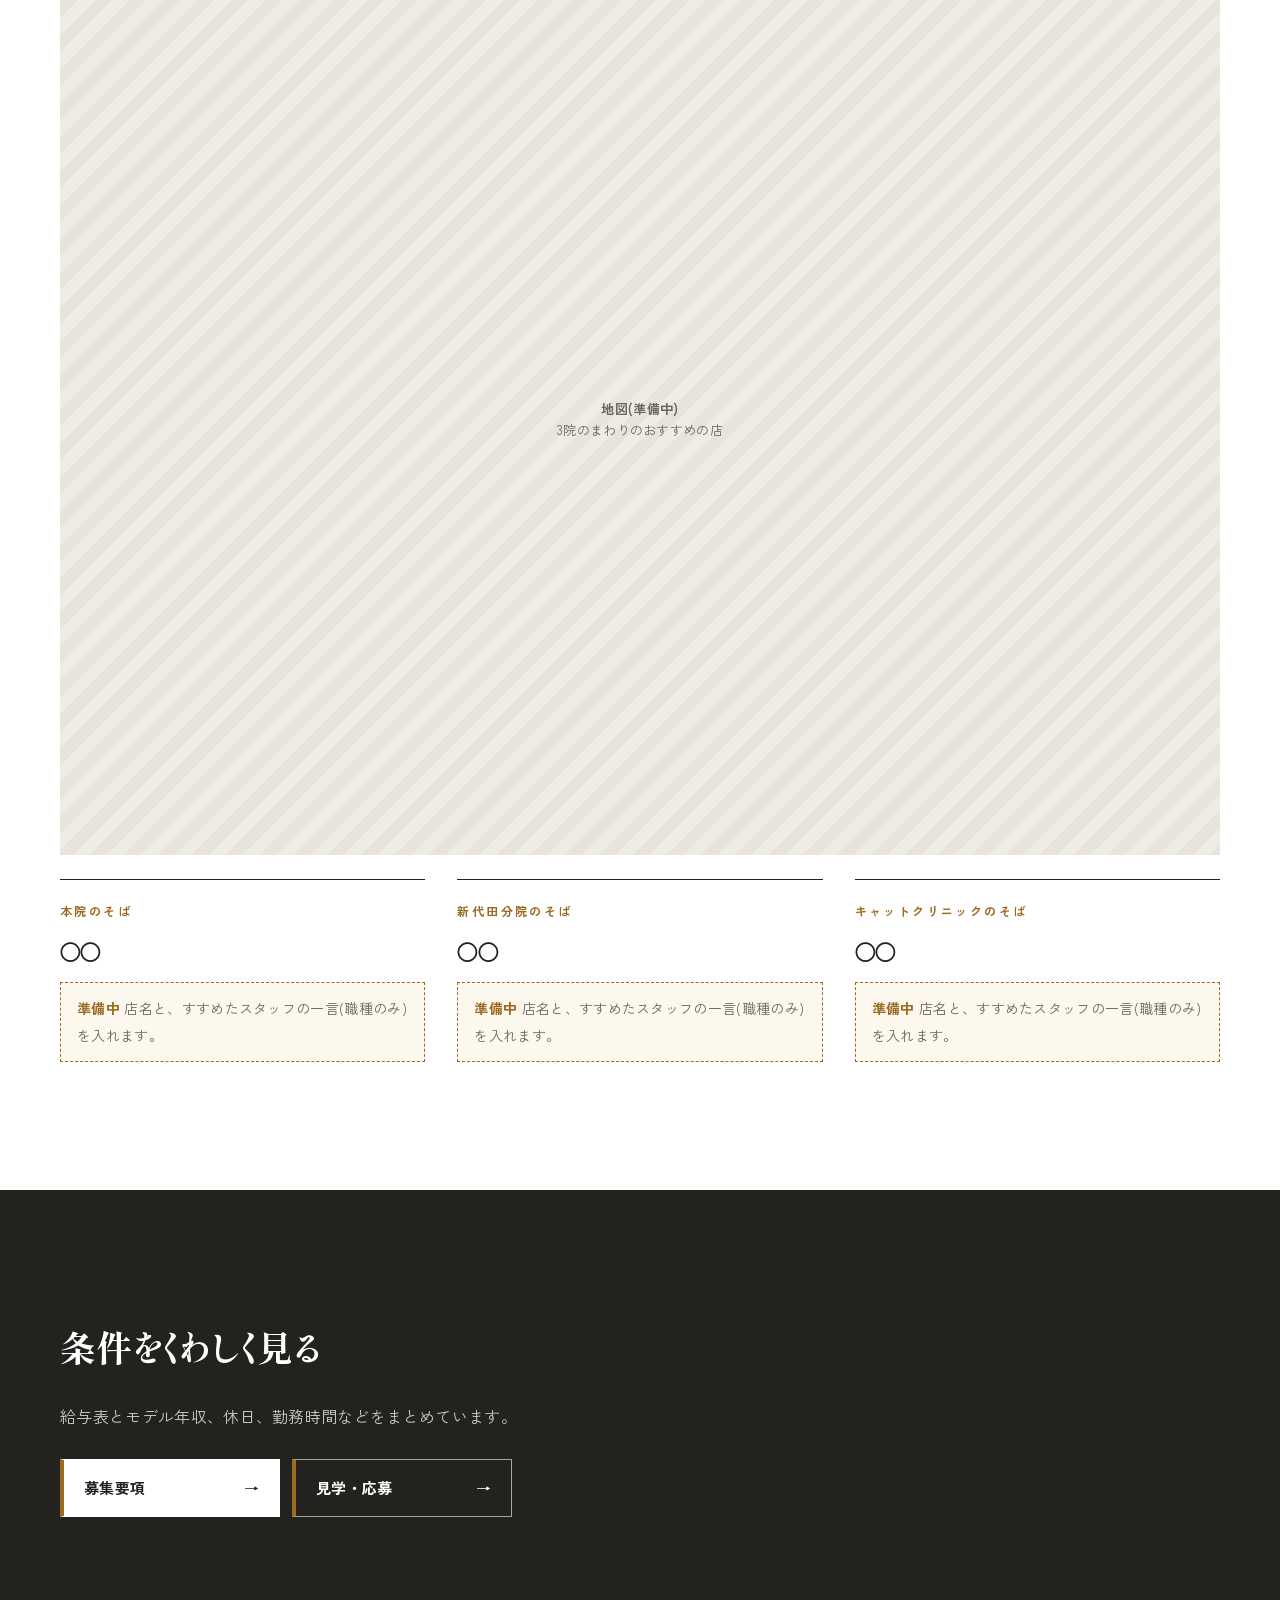
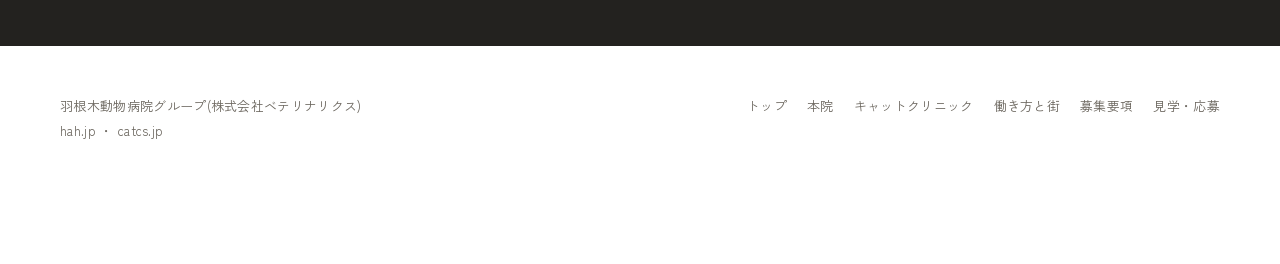
<file: work.html>
<!doctype html>
<html lang="ja">
<head>
<meta charset="utf-8">
<meta name="viewport" content="width=device-width, initial-scale=1">
<!-- 準備中のあいだは検索に出さない。正式公開のときに外す -->
<meta name="robots" content="noindex, nofollow">
<title>働き方と街 | 羽根木動物病院グループ 獣医師採用</title>
<meta name="description" content="羽根木動物病院グループの獣医師の働き方(週4日の正社員勤務、産休・育休の取得実績、副業OK、勤続5年以上78%)と、下北沢を中心にした3つの病院の場所。">
<link rel="preconnect" href="https://fonts.googleapis.com">
<link rel="preconnect" href="https://fonts.gstatic.com" crossorigin>
<link rel="stylesheet" href="https://fonts.googleapis.com/css2?family=Shippori+Mincho:wght@500;700&family=Zen+Kaku+Gothic+New:wght@400;700&display=swap">
<link rel="stylesheet" href="assets/style.css">
</head>
<body>

<header class="site-header">
  <div class="wrap">
    <a class="brand" href="index.html"><b>羽根木動物病院グループ</b><span>VETERINARIAN RECRUIT</span></a>
    <button class="nav-toggle" aria-expanded="false" aria-controls="nav">メニュー</button>
    <nav class="nav" id="nav">
      <a href="hanegi.html">本院</a>
      <a href="cat.html">キャットクリニック</a>
      <a href="work.html" aria-current="page">働き方と街</a>
      <a class="btn ghost" href="entry.html#form">見学・話を聞く</a>
      <a class="btn" href="jobs.html">募集要項・応募</a>
    </nav>
  </div>
</header>

<main>
  <section class="hero">
    <div class="wrap">
      <div class="hero-copy">
        <p class="eyebrow">Work Style</p>
        <h1>長く、自分のペースで<br>働ける病院に。</h1>
        <p class="lead">スタッフの78%が5年以上勤めていて、平均の勤続年数は6.7年です。本院とキャットクリニックで診療の中身は違いますが、働き方の仕組みはグループで共通です。</p>
      </div>
      <div class="stats">
        <div class="stat"><b>78<small>%</small></b><span>勤続5年以上</span></div>
        <div class="stat"><b>6.7<small>年</small></b><span>平均勤続年数</span></div>
        <div class="stat"><b>116<small>日</small></b><span>年間休日の平均</span></div>
        <div class="stat"><b>3<small>か月分</small></b><span>賞与(実績)</span></div>
      </div>
    </div>
  </section>

  <section>
    <div class="wrap">
      <div class="section-head">
        <p class="eyebrow">How We Work</p>
        <h2>働き方</h2>
      </div>
      <div class="grid-2">
        <div class="card">
          <h3>週4日の正社員勤務</h3>
          <p>1日8時間・週4日の正社員として働けます。月給は週5日の8割です。在籍の獣医師にもこの働き方の先生がいます。</p>
        </div>
        <div class="card">
          <h3>休みは曜日固定</h3>
          <p>完全週休2日で、休みの曜日はシフトで固定です。祝日も休みで、祝日の当番に入った日は別の日に代休を取ります。年間休日は平均116日です。</p>
        </div>
        <div class="card">
          <h3>昼にしっかり休める</h3>
          <p>どの院も昼に長めの休みがあります。本院とキャットクリニックは実働8時間です。本院は9:00〜14:00と16:00〜19:00で、手術がない日は12:00〜16:00が休憩です。キャットクリニック世田谷は9:00〜12:00と14:00〜19:00、新代田分院は10:00〜14:00と16:00〜18:00です。</p>
        </div>
        <div class="card">
          <h3>残業の扱いを明記</h3>
          <p>月給には月30時間分の固定残業代を含みます。30時間を超えた分は別に支給します。</p>
        </div>
        <div class="card">
          <h3>副業OK</h3>
          <p>勤務日以外の副業を認めています。</p>
        </div>
        <div class="card">
          <h3>産休・育休を取って、また戻ってこられる</h3>
          <p>獣医師の産休、スタッフの育休の取得実績があります。復帰するときは、週4日の正社員勤務や、新代田分院のパート(9:00〜17:00)など、そのときの暮らしに合う働き方を選べます。</p>
          <p class="todo">取得した先生の声は、ご本人の了承が取れたら入れます。</p>
        </div>
        <div class="card">
          <h3>チームで診る</h3>
          <p class="todo">チームで支え合う文化、スタッフ同士の関係などを、先生の声や写真で入れます。</p>
        </div>
      </div>
    </div>
  </section>

  <section id="town">
    <div class="wrap">
      <div class="section-head">
        <p class="eyebrow">Place &amp; Town</p>
        <h2>働く場所と街</h2>
        <p class="lead">3つの病院は、下北沢を中心にした自転車圏内にあります。各院に駐輪場があり、院長も自転車で通っています。自転車があれば、新宿や渋谷にも出やすい場所です。</p>
      </div>
      <figure class="map-figure">
        <svg viewBox="0 0 720 440" role="img" aria-labelledby="map-title">
          <title id="map-title">下北沢を中心にした3つの病院の位置関係</title>
          <defs>
            <style>
              .rail { stroke: #7A7064; stroke-width: 4; fill: none; }
              .rail-sg { stroke: #A08A5C; stroke-width: 4; fill: none; stroke-dasharray: 10 6; }
              .stn { fill: #FBF7F0; stroke: #2A2620; stroke-width: 2; }
              .lbl { font: 13px "Zen Kaku Gothic New", sans-serif; fill: #2A2620; }
              .lbl-s { font: 11px "Zen Kaku Gothic New", sans-serif; fill: #6F665A; }
              .lbl-b { font: 700 15px "Shippori Mincho", serif; fill: #2A2620; }
              .ring { fill: none; stroke: #9C6B22; stroke-width: 1.5; stroke-dasharray: 3 5; }
            </style>
          </defs>
          <rect width="720" height="440" fill="#F6F1E8"/>
          <!-- 自転車圏のイメージ -->
          <circle class="ring" cx="430" cy="170" r="150"/>
          <text class="lbl-s" x="430" y="36" text-anchor="middle">下北沢から自転車圏(イメージ)</text>
          <!-- 京王井の頭線 -->
          <path class="rail" d="M60 170 L700 170"/>
          <text class="lbl-s" x="64" y="160">京王井の頭線</text>
          <!-- 東急世田谷線 -->
          <path class="rail-sg" d="M130 380 L520 330"/>
          <text class="lbl-s" x="134" y="405">東急世田谷線</text>
          <!-- 駅 -->
          <circle class="stn" cx="230" cy="170" r="7"/><text class="lbl" x="230" y="196" text-anchor="middle">東松原</text>
          <circle class="stn" cx="330" cy="170" r="7"/><text class="lbl" x="330" y="196" text-anchor="middle">新代田</text>
          <circle class="stn" cx="430" cy="170" r="11" style="stroke-width:3"/><text class="lbl-b" x="430" y="145" text-anchor="middle">下北沢</text>
          <circle class="stn" cx="200" cy="366" r="7"/><text class="lbl" x="200" y="392" text-anchor="middle">上町</text>
          <circle class="stn" cx="520" cy="330" r="7"/><text class="lbl" x="520" y="356" text-anchor="middle">三軒茶屋</text>
          <!-- 渋谷・新宿の方向 -->
          <text class="lbl" x="700" y="196" text-anchor="end">渋谷 →</text>
          <text class="lbl" x="660" y="60" text-anchor="end">↗ 新宿</text>
          <!-- 病院 -->
          <g>
            <rect x="248" y="214" width="14" height="14" fill="#9C6B22"/>
            <text class="lbl-b" x="270" y="226">本院</text>
            <text class="lbl-s" x="270" y="242">羽根木2丁目</text>
          </g>
          <g>
            <rect x="340" y="120" width="14" height="14" fill="#2A2620"/>
            <text class="lbl-b" x="290" y="112">新代田分院</text>
          </g>
          <g>
            <rect x="160" y="300" width="14" height="14" rx="7" fill="#4F7A6E"/>
            <text class="lbl-b" x="182" y="312">キャットクリニック世田谷</text>
          </g>
        </svg>
        <figcaption>位置関係のイメージです(縮尺は正確ではありません)。自転車での所要時間は、スタッフの通勤アンケートの実例をもとに入れます。</figcaption>
      </figure>

      <div class="table-wrap" style="margin-top:32px">
        <table class="spec">
          <thead><tr><th>病院</th><th>最寄り駅</th><th>下北沢から自転車で</th></tr></thead>
          <tbody>
            <tr><th>本院</th><td>京王井の頭線 新代田駅 徒歩7分 / 東松原駅 徒歩8分</td><td class="note">下北沢から自転車で約◯分(確認中)</td></tr>
            <tr><th>新代田分院</th><td>京王井の頭線 新代田駅 徒歩1分</td><td class="note">下北沢から自転車で約◯分(確認中)</td></tr>
            <tr><th>キャットクリニック世田谷</th><td>東急世田谷線 上町駅 徒歩8分</td><td class="note">下北沢から自転車で約◯分(確認中)</td></tr>
          </tbody>
        </table>
      </div>
    </div>
  </section>

  <section>
    <div class="wrap">
      <div class="section-head">
        <p class="eyebrow">Commute</p>
        <h2>スタッフの通勤</h2>
        <p class="lead">院長も含め、自転車で通うスタッフが多い病院です。</p>
      </div>
      <div class="grid-3">
        <div class="card"><p class="eyebrow">院長</p><h3>自転車で通勤</h3><p class="todo">院長の通勤ルートと時間を入れます。</p></div>
        <div class="card"><p class="eyebrow">獣医師</p><h3>◯◯から◯分</h3><p class="todo">通勤アンケートの回答(掲載OKのもの)から入れます。</p></div>
        <div class="card"><p class="eyebrow">スタッフ</p><h3>◯◯から◯分</h3><p class="todo">通勤アンケートの回答(掲載OKのもの)から入れます。</p></div>
      </div>
    </div>
  </section>

  <section>
    <div class="wrap split">
      <div class="prose">
        <p class="eyebrow">Shimokitazawa</p>
        <h2>下北沢という街</h2>
        <p class="todo">下北沢の街の写真と、仕事帰りに寄れる店、住むならどのあたりか、などを入れます。家賃などの数字は出典のあるものだけを使います。</p>
      </div>
      <div class="ph"><div><b>写真(撮影予定)</b>下北沢の街</div></div>
    </div>
  </section>

  <section id="food">
    <div class="wrap">
      <div class="section-head">
        <p class="eyebrow">Food Map</p>
        <h2>スタッフのおすすめの店</h2>
        <p class="lead">昼休みや仕事帰りに、スタッフが実際に通っている店です。</p>
      </div>
      <div class="ph"><div><b>地図(準備中)</b>3院のまわりのおすすめの店</div></div>
      <div class="grid-3" style="margin-top:24px">
        <div class="card"><p class="eyebrow">本院のそば</p><h3>◯◯</h3><p class="todo">店名と、すすめたスタッフの一言(職種のみ)を入れます。</p></div>
        <div class="card"><p class="eyebrow">新代田分院のそば</p><h3>◯◯</h3><p class="todo">店名と、すすめたスタッフの一言(職種のみ)を入れます。</p></div>
        <div class="card"><p class="eyebrow">キャットクリニックのそば</p><h3>◯◯</h3><p class="todo">店名と、すすめたスタッフの一言(職種のみ)を入れます。</p></div>
      </div>
    </div>
  </section>

  <section class="cta">
    <div class="wrap">
      <h2>条件をくわしく見る</h2>
      <p class="lead">給与表とモデル年収、休日、勤務時間などをまとめています。</p>
      <div class="btn-row">
        <a class="btn" href="jobs.html">募集要項</a>
        <a class="btn ghost" href="entry.html">見学・応募</a>
      </div>
    </div>
  </section>
</main>

<div class="cta-bar"><a class="btn ghost" href="entry.html#form">見学・話を聞く</a><a class="btn" href="jobs.html">募集要項・応募</a></div>

<footer class="site-footer">
  <div class="wrap">
    <div>羽根木動物病院グループ(株式会社ベテリナリクス)<br><a href="https://hah.jp">hah.jp</a> ・ <a href="https://catcs.jp">catcs.jp</a></div>
    <nav>
      <a href="index.html">トップ</a><a href="hanegi.html">本院</a><a href="cat.html">キャットクリニック</a>
      <a href="work.html">働き方と街</a><a href="jobs.html">募集要項</a><a href="entry.html">見学・応募</a>
    </nav>
  </div>
</footer>
<script src="assets/site.js"></script>
</body>
</html>
</file>
<file: assets/style.css>
/* 羽根木動物病院グループ 獣医師採用サイト
   白地と墨の1px罫線で区切る、装飾の少ない見た目。院ごとのアクセント色を細い帯で添える。
   本院 = 墨と金 / キャットクリニック世田谷 = 緑灰(body.theme-cat) */

:root {
  --bg: #FFFFFF;
  --surface: #F7F5F1;
  --line: #23221F;
  --line-soft: #DAD6CF;
  --fg: #23221F;
  --muted: #6B665E;
  --accent: #9C6B22;
  --accent-soft: #E8C98A;
  --ink: #23221F;
  --on-ink: #FFFFFF;
  --placeholder: repeating-linear-gradient(135deg, #EFECE6 0 12px, #E8E4DC 12px 24px);
  --serif: "Shippori Mincho", "游明朝体", "Yu Mincho", "Hiragino Mincho ProN", serif;
  --sans: "Zen Kaku Gothic New", "游ゴシック体", "Yu Gothic", "Hiragino Sans", sans-serif;
  --wrap: 1200px;
  --ease: cubic-bezier(.2, .7, .2, 1);
}

body.theme-cat {
  --accent: #4F7A6E;
  --accent-soft: #BFD3CC;
  --surface: #F3F6F4;
  --placeholder: repeating-linear-gradient(135deg, #E6ECE9 0 12px, #DDE5E1 12px 24px);
}

* { box-sizing: border-box; }
html { -webkit-text-size-adjust: 100%; scroll-behavior: smooth; }
body {
  margin: 0;
  background: var(--bg);
  color: var(--fg);
  font-family: var(--sans);
  font-size: 16px;
  line-height: 1.9;
  letter-spacing: .02em;
  font-feature-settings: "palt";
}
img { max-width: 100%; display: block; }
a { color: inherit; text-underline-offset: 4px; }
p { margin: 0; }
h1, h2, h3 { font-family: var(--serif); font-weight: 700; margin: 0; text-wrap: balance; word-break: auto-phrase; }
h1 { font-size: clamp(32px, 5.6vw, 64px); line-height: 1.35; }
h2 { font-size: clamp(26px, 3.2vw, 36px); line-height: 1.5; }
h3 { font-size: 20px; line-height: 1.6; }

.wrap {
  max-width: var(--wrap);
  margin: 0 auto;
  padding-left: max(20px, env(safe-area-inset-left, 0px));
  padding-right: max(20px, env(safe-area-inset-right, 0px));
}

.eyebrow {
  font-family: var(--sans);
  font-size: 12px;
  font-weight: 700;
  letter-spacing: .2em;
  text-transform: uppercase;
  color: var(--accent);
}
.lead { color: var(--muted); max-width: 40em; }
.note { font-size: 13px; color: var(--muted); }

/* ヘッダー */
.site-header {
  position: sticky; top: 0; z-index: 10;
  background: var(--bg);
  border-bottom: 1px solid var(--line);
}
.site-header .wrap { display: flex; align-items: center; gap: 24px; min-height: 72px; }
.brand { text-decoration: none; display: grid; line-height: 1.3; }
.brand b { font-family: var(--serif); font-size: 17px; }
.brand span { font-size: 11px; letter-spacing: .14em; color: var(--muted); }
.nav { margin-left: auto; display: flex; align-items: center; gap: 28px; font-size: 14px; }
.nav a { text-decoration: none; }
.nav a:hover, .nav a[aria-current="page"] { text-decoration: underline; }
/* PCでは見学・応募の入口は右下に固定して出すので、メニューの中には出さない */
.nav .btn { display: none; }
.nav-toggle { display: none; }
@media (max-width: 860px) {
  .nav-toggle {
    display: block; margin-left: auto; background: none; border: 1px solid var(--line);
    padding: 6px 14px; font: inherit; font-size: 13px; color: var(--fg); cursor: pointer;
  }
  .nav {
    display: none; position: absolute; left: 0; right: 0; top: 72px;
    flex-direction: column; align-items: stretch; gap: 0; background: var(--bg); border-bottom: 1px solid var(--line);
    padding: 16px 20px 20px;
  }
  .nav a { padding: 14px 0; border-bottom: 1px solid var(--line-soft); font-size: 16px; }
  /* スマホのメニューは、いちばん上に2つの入口 */
  .nav .btn { display: flex; order: -1; margin-bottom: 8px; border-bottom: 1px solid var(--ink); }
  .site-header.open .nav { display: flex; }
}

/* ボタン: 四角、墨塗り、右矢印、左端に院の色の細い帯 */
.btn {
  display: inline-flex; align-items: center; justify-content: space-between; gap: 24px;
  text-decoration: none; font-weight: 700; font-size: 15px;
  padding: 14px 20px; min-width: 220px;
  background: var(--ink); color: var(--on-ink); border: 1px solid var(--ink);
  border-left: 4px solid var(--accent);
  transition: background-color .3s var(--ease), color .3s var(--ease);
}
.btn::after { content: "→"; font-weight: 400; transition: transform .3s var(--ease); }
.btn:hover { text-decoration: underline; }
.btn:hover::after { transform: translateX(4px); }
.btn.ghost { background: var(--bg); color: var(--fg); }
.btn.accent { background: var(--ink); }
.btn-row { display: flex; flex-wrap: wrap; gap: 12px; }

/* セクション */
section { padding-block: clamp(72px, 10vw, 128px); }
section + section { border-top: 1px solid var(--line); }
.section-head { display: grid; gap: 14px; margin-bottom: 48px; }
/* 見出しを左、説明を右に置く */
@media (min-width: 861px) {
  .section-head:has(.lead) { grid-template-columns: minmax(0, 5fr) minmax(0, 7fr); align-items: end; column-gap: 48px; }
  .section-head:has(.lead) .eyebrow { grid-column: 1 / -1; }
  .section-head:has(.lead) .lead { font-size: 15px; }
}

/* ヒーロー(下層ページ) */
.hero { padding-block: clamp(56px, 9vw, 120px); }
.hero.dark { background: var(--ink); color: var(--on-ink); }
.hero.dark .eyebrow { color: var(--accent-soft); }
.hero.dark .lead { color: color-mix(in srgb, var(--on-ink) 75%, transparent); }
.hero .wrap { display: grid; gap: 40px; grid-template-columns: minmax(0, 1.1fr) minmax(0, 1fr); align-items: center; }
.hero-copy { display: grid; gap: 22px; }
@media (max-width: 860px) { .hero .wrap { grid-template-columns: 1fr; } }

/* 帯の見出し: 1行ずつ白い帯に入れて、写真や墨の面に重ねる */
.band { display: grid; justify-items: start; }
.band > span {
  display: inline-block; background: var(--bg); color: var(--fg);
  border: 1px solid var(--line); margin-top: -1px;
  padding: .02em .25em .06em;
}
.band.small > span { font-family: var(--sans); font-weight: 700; font-size: clamp(13px, 1.4vw, 16px); padding: 4px 14px; }

/* 写真の仮置き */
.ph {
  background: var(--placeholder);
  aspect-ratio: 4 / 3;
  display: grid; place-items: center; text-align: center;
  color: var(--muted); font-size: 13px; line-height: 1.6; padding: 16px;
}
.hero.dark .ph { background: repeating-linear-gradient(135deg, #34322E 0 12px, #2D2B28 12px 24px); color: #A8A296; }
.ph.wide { aspect-ratio: 16 / 9; }
.ph.tall { aspect-ratio: 3 / 4; }
.ph > div { min-width: 0; max-width: 100%; }
.ph b { display: block; font-weight: 700; }

/* 数字(下層ページの小さな表示) */
.stats { display: grid; grid-template-columns: repeat(auto-fit, minmax(160px, 1fr)); border-top: 1px solid var(--line); border-left: 1px solid var(--line); }
.stat { padding: 22px 20px; display: grid; gap: 2px; min-width: 0; border-right: 1px solid var(--line); border-bottom: 1px solid var(--line); background: var(--bg); }
.stat b { font-family: var(--serif); font-size: clamp(28px, 4vw, 40px); line-height: 1.2; }
.stat b small { font-size: .5em; margin-left: 2px; }
.stat span { font-size: 13px; color: var(--muted); }
.hero.dark .stats, .hero.dark .stat { border-color: #55524C; background: transparent; }
.hero.dark .stat b { color: var(--accent-soft); }
.hero.dark .stat span { color: #A8A296; }

/* カード: 箱ではなく上の罫線で区切る */
.grid-2 { display: grid; grid-template-columns: repeat(2, minmax(0, 1fr)); gap: 40px 32px; }
.grid-3 { display: grid; grid-template-columns: repeat(3, minmax(0, 1fr)); gap: 40px 32px; }
@media (max-width: 860px) { .grid-3 { grid-template-columns: 1fr; } }
@media (max-width: 720px) { .grid-2 { grid-template-columns: 1fr; } }
.card { border-top: 1px solid var(--line); padding-top: 20px; display: grid; gap: 14px; align-content: start; min-width: 0; }
.card ul { margin: 0; padding-left: 1.2em; }

/* 院の入口 */
.clinic-door { text-decoration: none; display: grid; grid-template-columns: minmax(0, 1fr); gap: 16px; min-width: 0; border-top: 4px solid #9C6B22; padding-top: 20px; }
.clinic-door.cat { border-top-color: #4F7A6E; }
.clinic-door .eyebrow.cat { color: #4F7A6E; }
.clinic-door .more { font-weight: 700; font-size: 14px; }
.clinic-door:hover h3 { text-decoration: underline; }

/* 2カラムの本文 */
.split { display: grid; grid-template-columns: minmax(0, 1fr) minmax(0, 1fr); gap: 64px; align-items: center; }
.split.rev > :first-child { order: 2; }
@media (max-width: 860px) { .split { grid-template-columns: 1fr; gap: 28px; } .split.rev > :first-child { order: 0; } }
.prose { display: grid; gap: 18px; }

/* 1日の流れ */
.timeline { list-style: none; margin: 0; padding: 0; border-top: 1px solid var(--line); }
.timeline li { padding: 14px 0; display: grid; grid-template-columns: 5em 1fr; gap: 8px; border-bottom: 1px solid var(--line-soft); }
.timeline time { font-family: var(--serif); font-weight: 700; color: var(--accent); }

/* 表 */
.table-wrap { overflow-x: auto; }
table { width: 100%; border-collapse: collapse; font-size: 15px; border-top: 1px solid var(--line); }
th, td { text-align: left; vertical-align: top; padding: 16px; border-bottom: 1px solid var(--line-soft); }
thead th { font-size: 13px; color: var(--muted); font-weight: 700; border-bottom-color: var(--line); }
tbody tr:last-child th, tbody tr:last-child td { border-bottom-color: var(--line); }
tbody th { width: 10em; font-weight: 700; white-space: nowrap; }
@media (max-width: 640px) {
  .spec tr, .spec th, .spec td { display: block; width: auto; }
  .spec th { border-bottom: 0; padding: 14px 0 2px; white-space: normal; }
  .spec td { padding: 0 0 14px; }
  .spec thead { display: none; }
}
.pay td:nth-child(n+2) { font-family: var(--serif); font-size: 18px; white-space: nowrap; }
.highlight th, .highlight td { background: color-mix(in srgb, var(--accent-soft) 25%, transparent); }

/* 地図 */
.map-figure { margin: 0; border: 1px solid var(--line); padding: 16px; display: grid; gap: 12px; }
.map-figure svg { width: 100%; height: auto; }
.map-figure figcaption { font-size: 13px; color: var(--muted); }

/* 先生の声 */
.voice { display: grid; grid-template-columns: 96px 1fr; gap: 20px; align-items: start; border-top: 1px solid var(--line); padding-top: 20px; }
.voice .ph { aspect-ratio: 1; font-size: 11px; padding: 8px; }
.voice blockquote { margin: 0; display: grid; gap: 8px; }
.voice cite { font-style: normal; font-size: 13px; color: var(--muted); }

/* 仮置きの注記 */
.todo {
  border: 1px dashed var(--accent); padding: 12px 16px;
  font-size: 14px; color: var(--muted); background: color-mix(in srgb, var(--accent-soft) 14%, transparent);
}
.todo::before { content: "準備中 "; font-weight: 700; color: var(--accent); }

/* 応募の導線(下層ページの最後) */
.cta { background: var(--ink); color: var(--on-ink); }
.cta .wrap { display: grid; gap: 28px; justify-items: start; }
.cta .lead { color: color-mix(in srgb, var(--on-ink) 75%, transparent); }
.cta .btn { background: var(--on-ink); color: var(--ink); border-color: var(--on-ink); border-left-color: var(--accent); }
.cta .btn.ghost { background: transparent; color: var(--on-ink); border-color: color-mix(in srgb, var(--on-ink) 60%, transparent); border-left-color: var(--accent); }

/* タブ(院の切り替え) */
.tabs { display: flex; flex-wrap: wrap; margin-bottom: 32px; border-bottom: 1px solid var(--line); }
.tabs button {
  font: inherit; font-size: 15px; font-weight: 700; cursor: pointer;
  padding: 12px 20px; border: 0; border-bottom: 3px solid transparent; margin-bottom: -1px;
  background: none; color: var(--muted);
}
.tabs button[aria-selected="true"] { color: var(--fg); border-bottom-color: var(--accent); }
[role="tabpanel"][hidden] { display: none; }

/* 見学・応募のステップ */
.steps { list-style: none; margin: 0; padding: 0; display: grid; grid-template-columns: repeat(4, minmax(0, 1fr)); border-top: 1px solid var(--line); border-left: 1px solid var(--line); counter-reset: step; }
.steps li { counter-increment: step; border-right: 1px solid var(--line); border-bottom: 1px solid var(--line); padding: 24px 20px; display: grid; gap: 6px; align-content: start; }
.steps li::before { content: counter(step); font-family: var(--serif); font-size: 32px; font-weight: 700; line-height: 1; color: var(--accent); }
@media (max-width: 760px) { .steps { grid-template-columns: 1fr; } }

/* フッター */
.site-footer { border-top: 1px solid var(--line); padding-block: 48px; font-size: 13px; color: var(--muted); }
.site-footer .wrap { display: flex; flex-wrap: wrap; gap: 16px 32px; justify-content: space-between; }
.site-footer nav { display: flex; flex-wrap: wrap; gap: 8px 20px; }
.site-footer a { text-decoration: none; }
.site-footer a:hover { text-decoration: underline; }

/* 見学・応募の入口: PCは右下に固定、スマホは画面下に2分割で固定 */
.cta-bar { position: fixed; right: 0; bottom: 0; z-index: 20; display: flex; }
.cta-bar .btn { min-width: 0; width: 260px; padding: 20px 22px; font-size: 16px; }
.site-footer { padding-bottom: 120px; }
@media (max-width: 860px) {
  .cta-bar { left: 0; display: grid; grid-template-columns: 1fr 1fr; padding-bottom: env(safe-area-inset-bottom, 0px); background: var(--bg); border-top: 1px solid var(--line); }
  .cta-bar .btn { width: auto; padding: 14px 12px; font-size: 14px; gap: 8px; }
  .site-footer { padding-bottom: 96px; }
}

/* トップ: 墨の面に、帯の大きなスローガン */
.manifesto { padding: 0; background: var(--ink); color: var(--on-ink); border-bottom: 1px solid var(--line); }
.manifesto .stage { position: relative; display: grid; grid-template-columns: minmax(0, 1fr); min-height: min(88vh, 820px); }
.manifesto .stage .ph {
  position: absolute; inset: 0; aspect-ratio: auto; place-items: start end; padding: 24px 28px;
  background: repeating-linear-gradient(135deg, #2E2C29 0 14px, #292724 14px 28px); color: #8D877C;
}
.manifesto .copy { position: relative; display: grid; align-content: start; gap: 28px; padding: clamp(40px, 6vw, 72px) 0 120px; }
.manifesto h1 { font-size: clamp(40px, 8.4vw, 104px); line-height: 1.22; letter-spacing: .04em; }
.manifesto .eyebrow { color: var(--accent-soft); padding-left: max(20px, env(safe-area-inset-left, 0px)); }

/* 取り組んでいること: 左に番号、問いの大見出し、先生の名前、「+」で開く */
.themes { list-style: none; margin: 0; padding: 0; border-top: 1px solid var(--line); counter-reset: theme; }
.theme { counter-increment: theme; display: grid; grid-template-columns: 56px minmax(0, 1fr); border-bottom: 1px solid var(--line); }
.theme::before {
  content: counter(theme); font-family: var(--serif); font-weight: 700; font-size: 18px;
  padding: 18px 0 0 4px; border-right: 1px solid var(--line);
}
.theme details { min-width: 0; }
.theme summary { list-style: none; cursor: pointer; display: grid; gap: 16px; padding: 0 0 28px 0; }
.theme summary::-webkit-details-marker { display: none; }
.theme h3 { font-size: clamp(21px, 4.2vw, 48px); line-height: 1.25; }
.theme h3.band > span { border-left: 0; }
.theme h3 .plus {
  display: inline-grid; place-items: center; width: 1.1em; height: 1.1em; margin-left: 8px; vertical-align: .1em; line-height: 1; font-style: normal;
  background: var(--ink); color: var(--on-ink); font-family: var(--sans); font-weight: 400; font-size: .5em;
  transition: transform .3s var(--ease);
}
.theme details[open] .plus { transform: rotate(45deg); }
.theme .meta { padding-left: 20px; display: flex; flex-wrap: wrap; align-items: center; gap: 8px 16px; }
.theme .tag { font-size: 12px; font-weight: 700; padding: 1px 10px; border: 1px solid currentColor; color: #9C6B22; }
.theme .tag.cat { color: #4F7A6E; }
.theme .tag.all { color: var(--muted); }
.theme .who { font-size: 12px; color: var(--muted); }
.theme .who b { display: block; color: var(--fg); font-size: 14px; }
.theme .body { display: grid; grid-template-columns: minmax(0, 5fr) minmax(0, 7fr); gap: 32px; padding: 0 20px 40px; }
@media (max-width: 760px) { .theme { grid-template-columns: 36px minmax(0, 1fr); } .theme .body { grid-template-columns: 1fr; } }
.theme .body .prose { align-content: start; }
.theme .related { border-top: 1px solid var(--line); padding-top: 12px; display: grid; gap: 4px; font-size: 14px; }
.theme .related span { font-size: 12px; color: var(--muted); font-weight: 700; letter-spacing: .08em; }

/* 数字でみる羽根木: 2×2の罫線グリッド、大きな数字、単位は小さく縦に */
.numbers { display: grid; grid-template-columns: repeat(2, minmax(0, 1fr)); border-top: 1px solid var(--line); }
.number { display: grid; gap: 12px; align-content: space-between; min-height: clamp(260px, 32vw, 400px); padding: 24px clamp(16px, 2vw, 24px); border-bottom: 1px solid var(--line); min-width: 0; }
.number:nth-child(odd) { border-right: 1px solid var(--line); }
.number h3 { font-family: var(--sans); font-size: clamp(16px, 1.8vw, 22px); }
.number .why { font-size: 13px; color: var(--muted); max-width: 22em; }
.number .figure { display: flex; align-items: flex-end; justify-content: flex-end; gap: 8px; line-height: .85; }
.number .figure b { font-family: var(--serif); font-size: clamp(64px, 12vw, 180px); letter-spacing: -.02em; }
.number .figure small { writing-mode: vertical-rl; text-orientation: upright; font-family: var(--serif); font-weight: 700; font-size: clamp(18px, 2.4vw, 32px); line-height: 1.1; }
@media (max-width: 640px) { .numbers { grid-template-columns: 1fr; } .number:nth-child(odd) { border-right: 0; } }
.source { font-size: 12px; color: var(--muted); margin-top: 12px; }

/* 見学会などの日程: 日付・院・タグだけのカード。スマホは横にスクロール */
.events { list-style: none; margin: 0; padding: 0; display: grid; grid-template-columns: repeat(3, minmax(0, 1fr)); gap: 24px; }
.events li { border-top: 1px solid var(--line); padding-top: 16px; display: grid; gap: 8px; align-content: start; }
.events time { font-size: 13px; color: var(--muted); }
.events .where { font-weight: 700; }
.events .tags { display: flex; gap: 6px; }
.events .pill { font-size: 12px; padding: 0 8px; background: var(--surface); border: 1px solid var(--line-soft); }
@media (max-width: 760px) {
  .events { display: flex; overflow-x: auto; scroll-snap-type: x mandatory; margin-right: -20px; padding-right: 20px; }
  .events li { flex: 0 0 78%; scroll-snap-align: start; }
}

/* 動き: 最初に表示されるときのフェードインと、ホバーだけ */
.reveal { opacity: 0; transform: translateY(16px); transition: opacity .8s var(--ease), transform .8s var(--ease); }
.reveal.is-in { opacity: 1; transform: none; }
@media (prefers-reduced-motion: reduce) {
  html { scroll-behavior: auto; }
  .reveal { opacity: 1; transform: none; transition: none; }
  .btn, .btn::after, .theme h3 .plus { transition: none; }
}

/* 墨の面の上のボタン */
.hero.dark .btn { background: var(--on-ink); color: var(--ink); border-color: var(--on-ink); border-left-color: var(--accent); }
.hero.dark .btn.ghost { background: transparent; color: var(--on-ink); border-color: color-mix(in srgb, var(--on-ink) 60%, transparent); border-left-color: var(--accent); }
/* 固定の入口が墨の面に重なっても見えるように */
.cta-bar .btn:not(.ghost) { border-top-color: var(--on-ink); border-right-color: var(--on-ink); border-bottom-color: var(--on-ink); }
</file>
